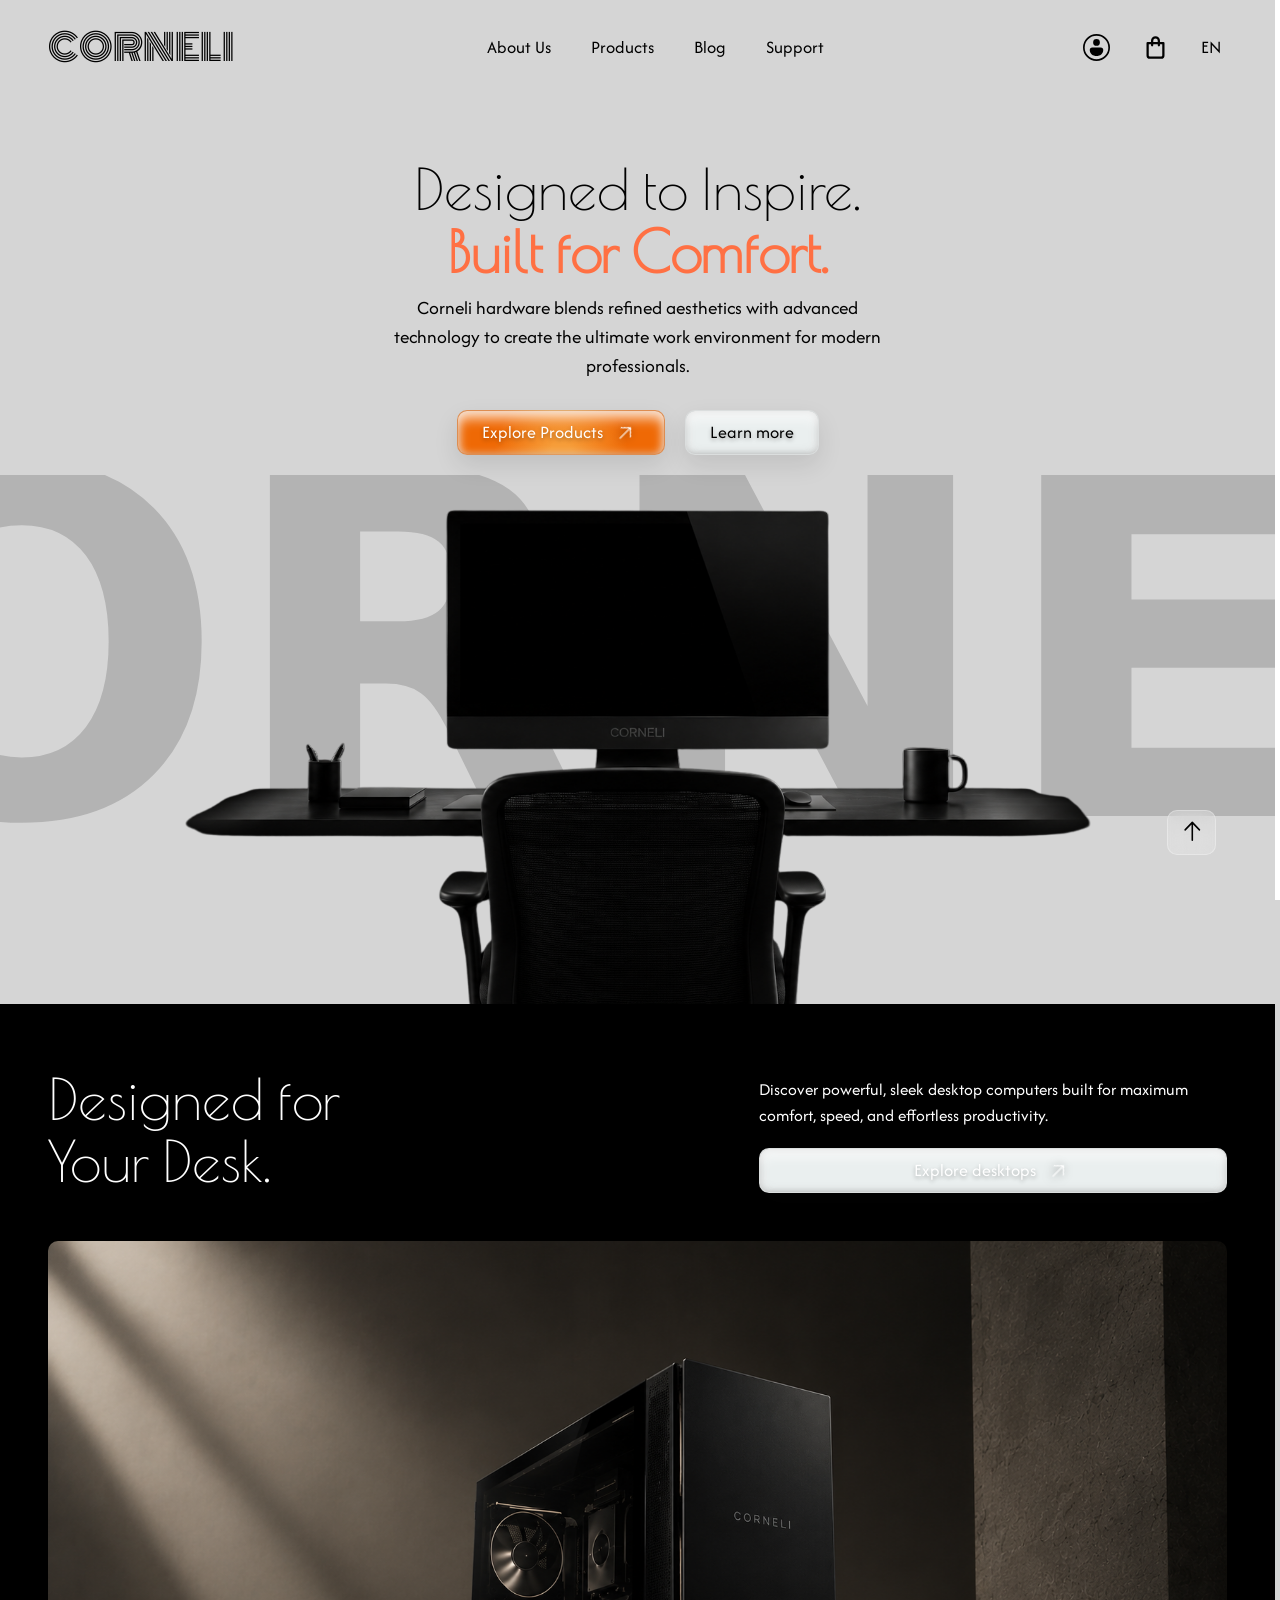
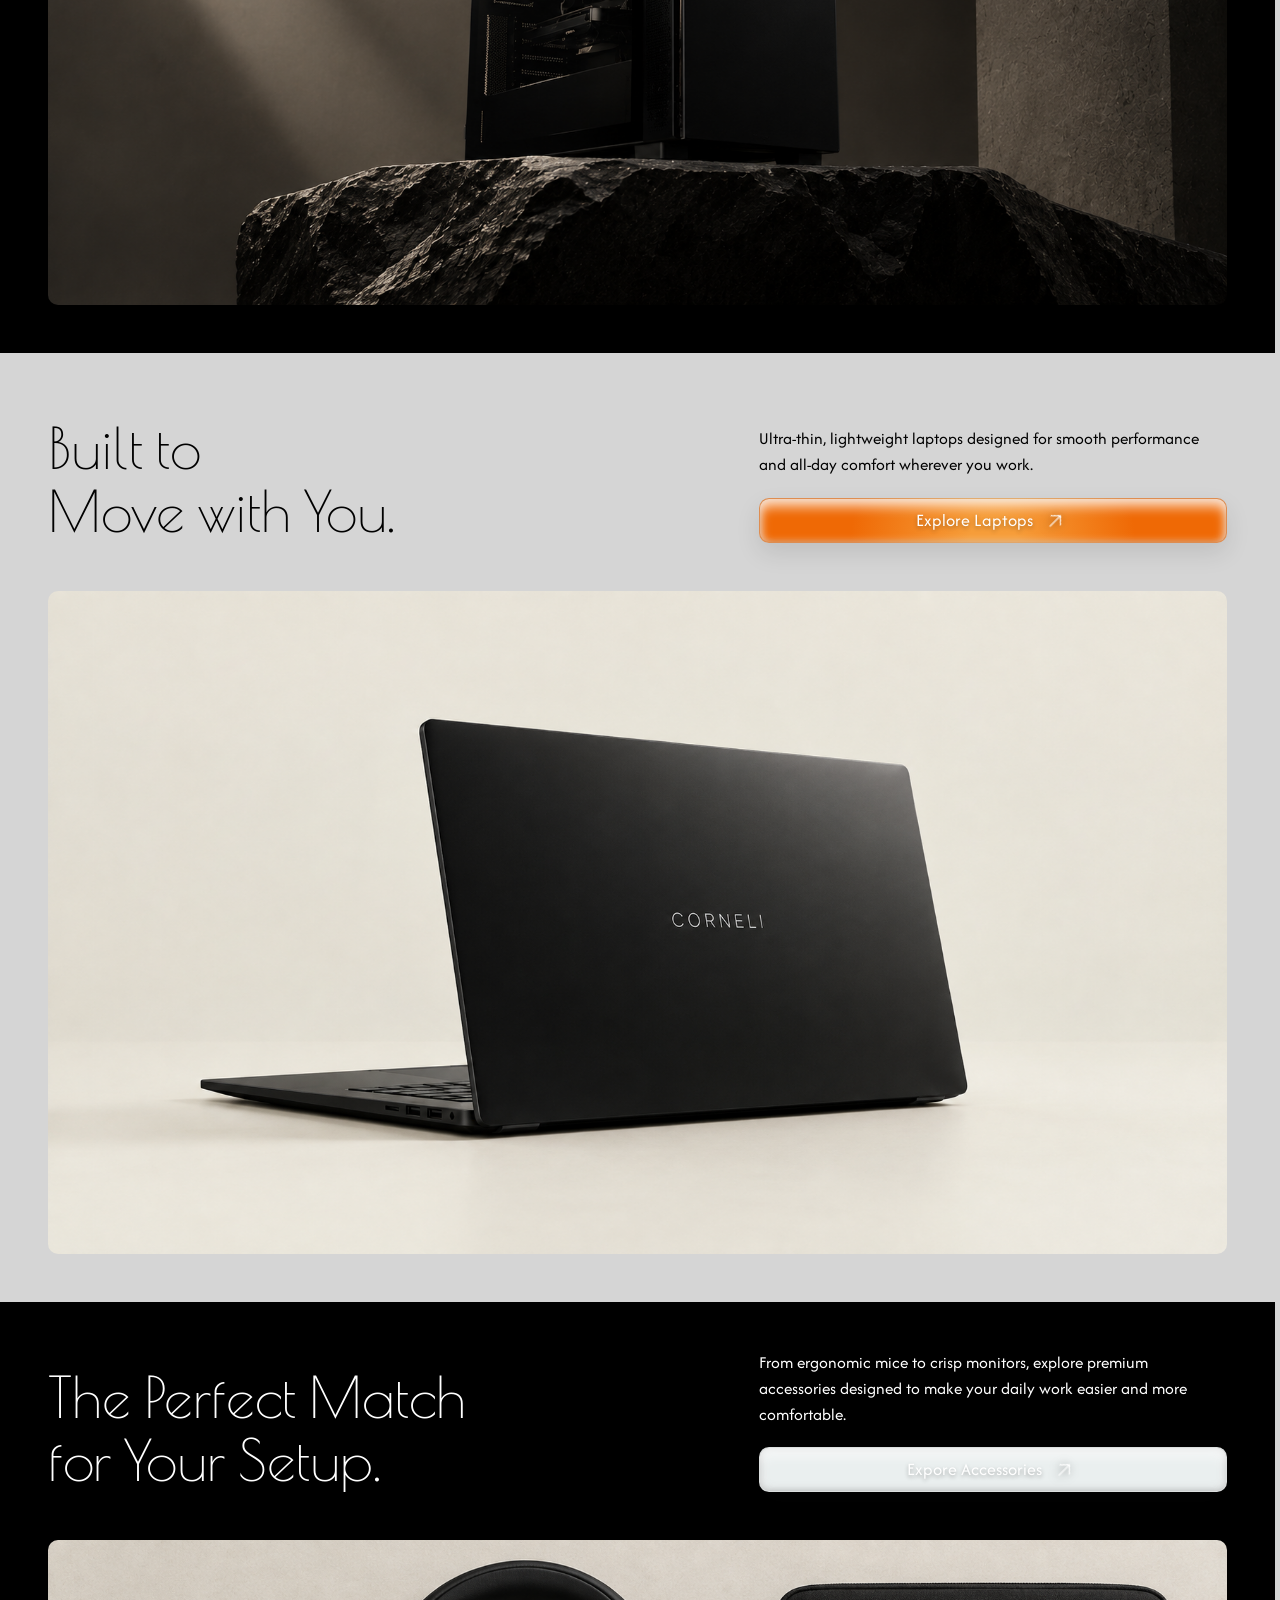
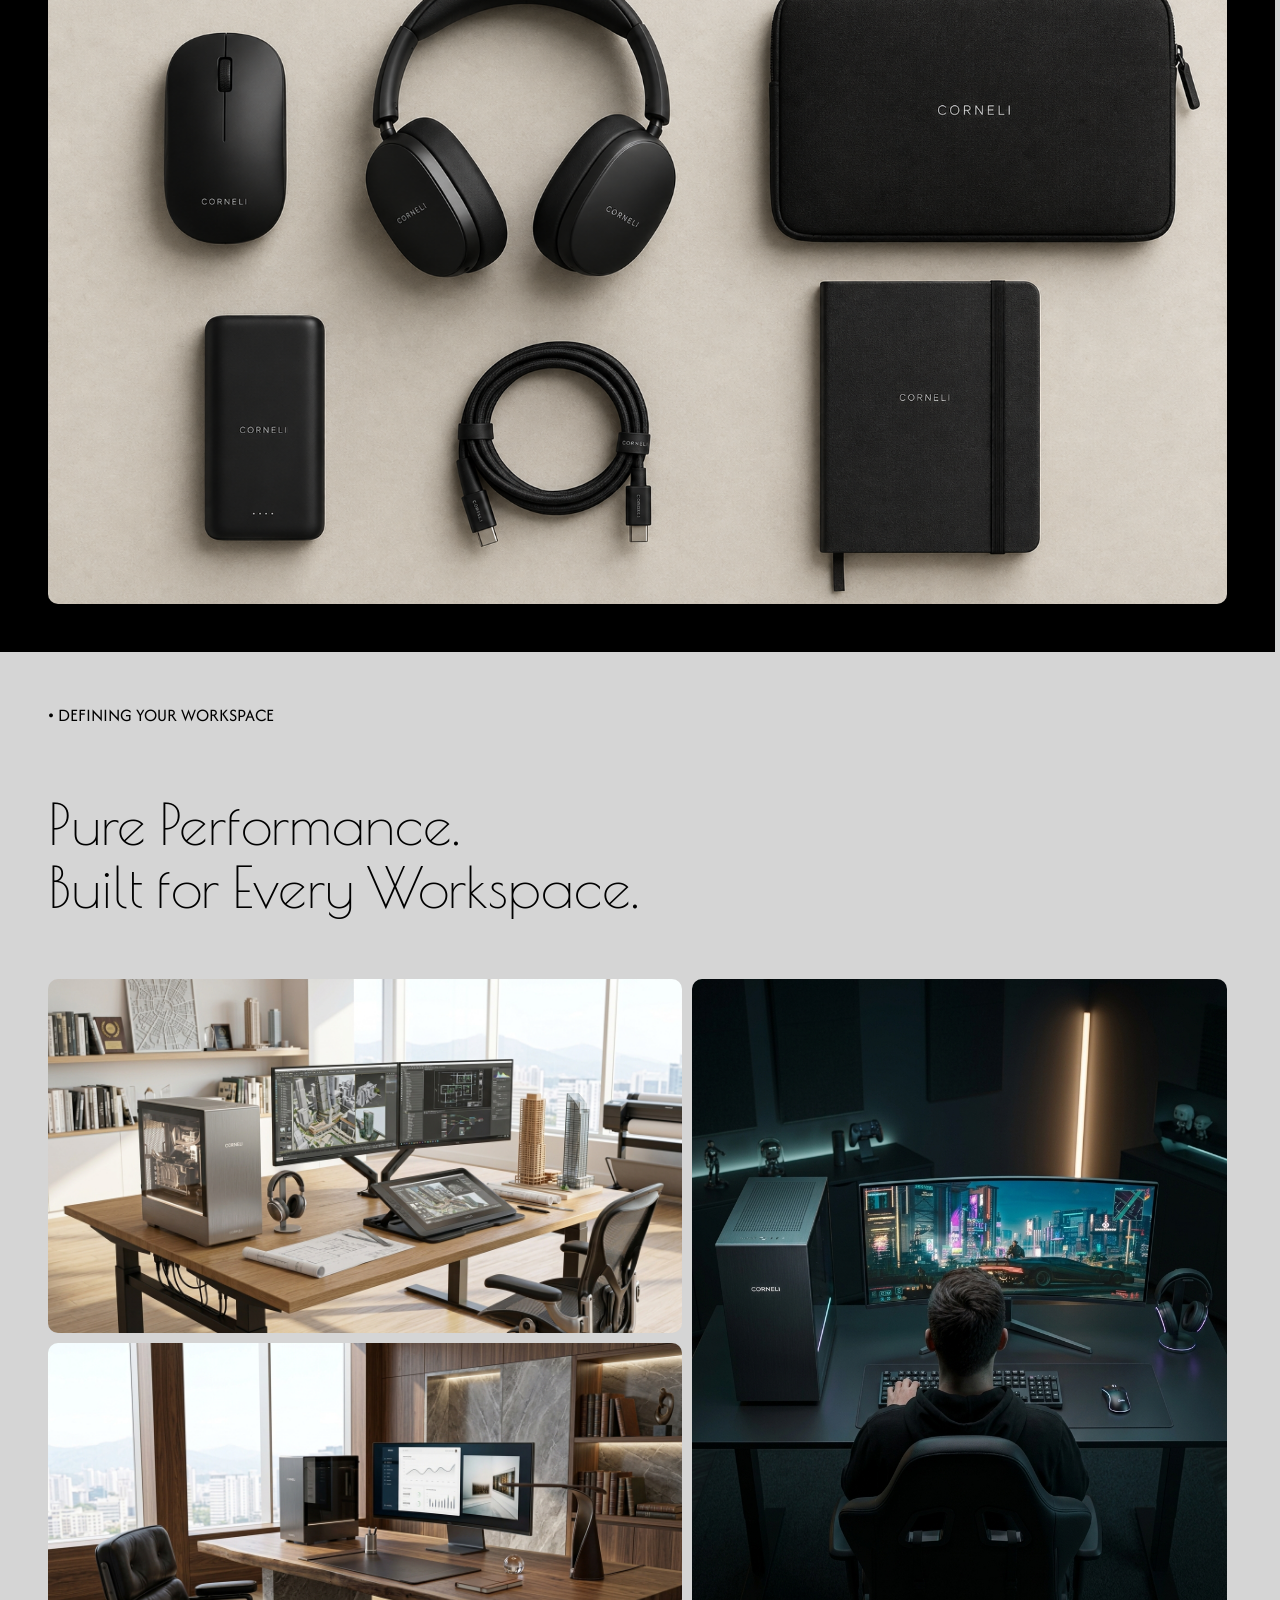
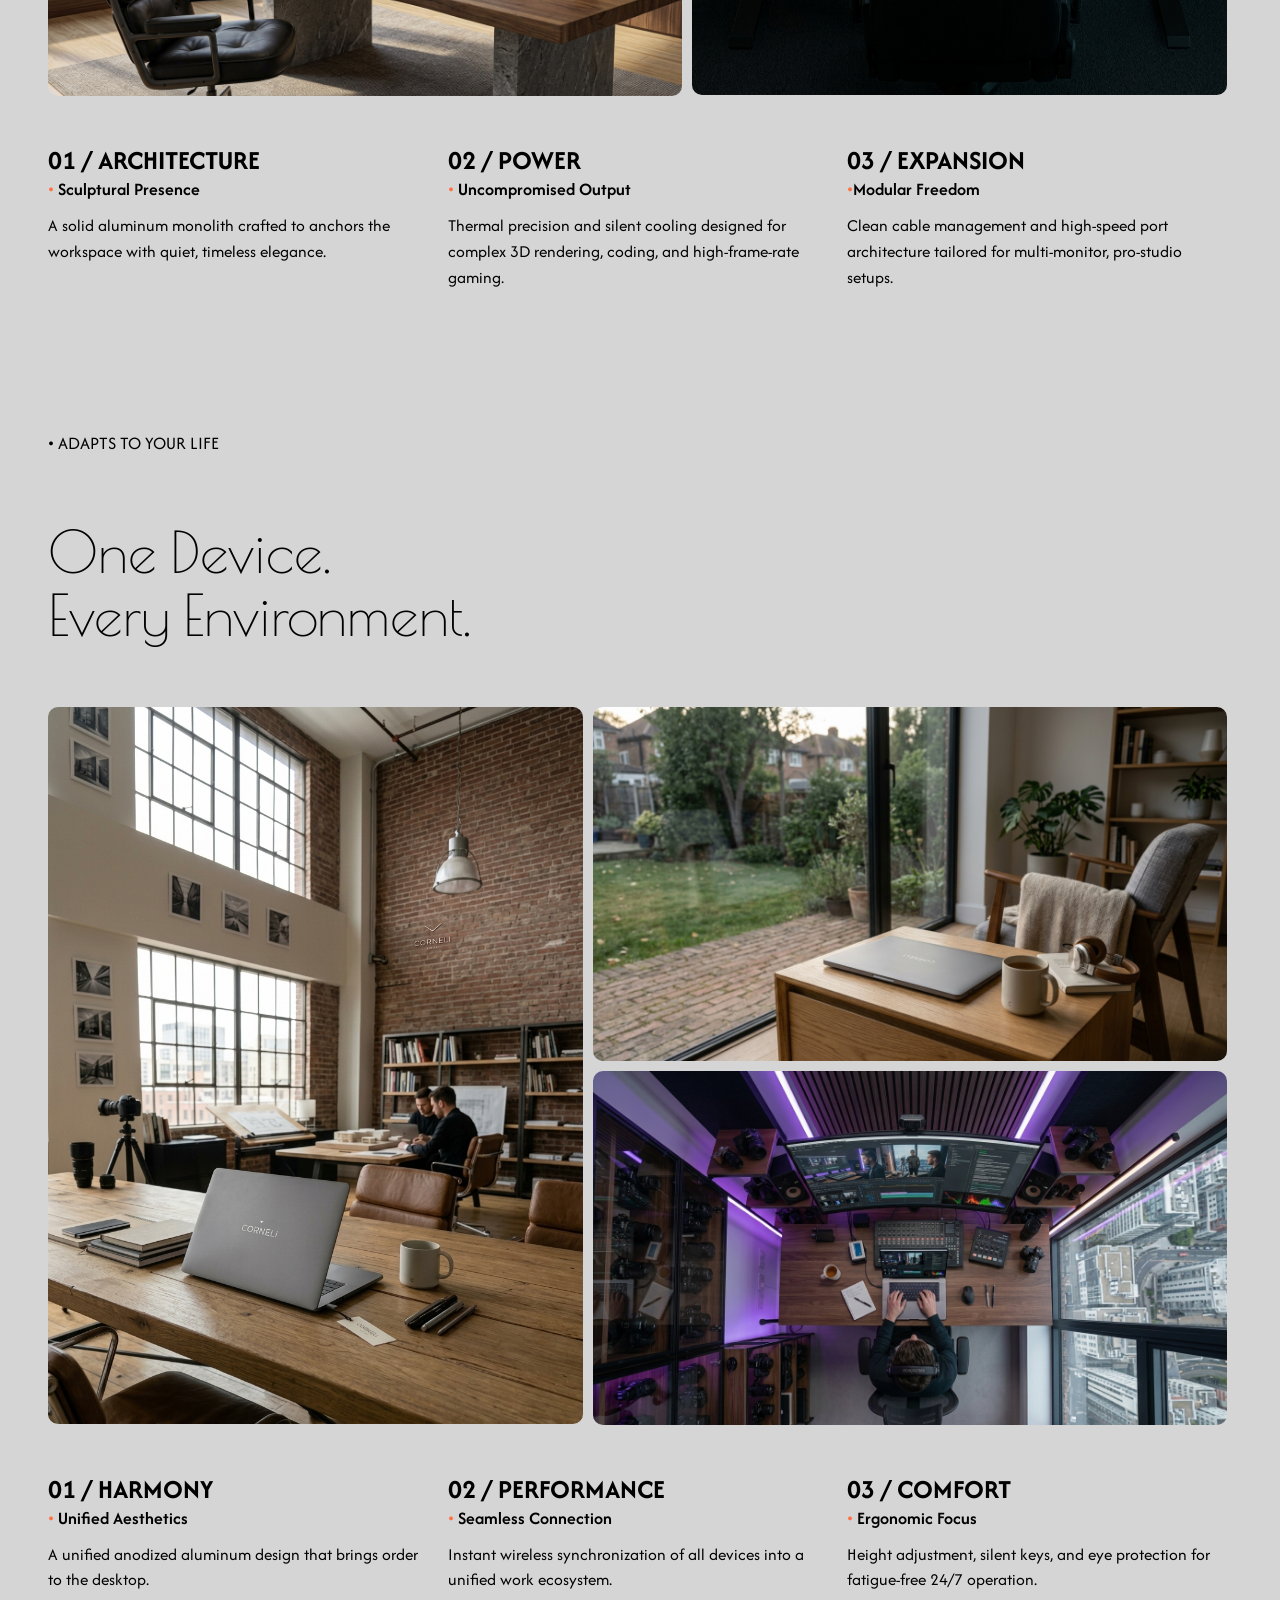
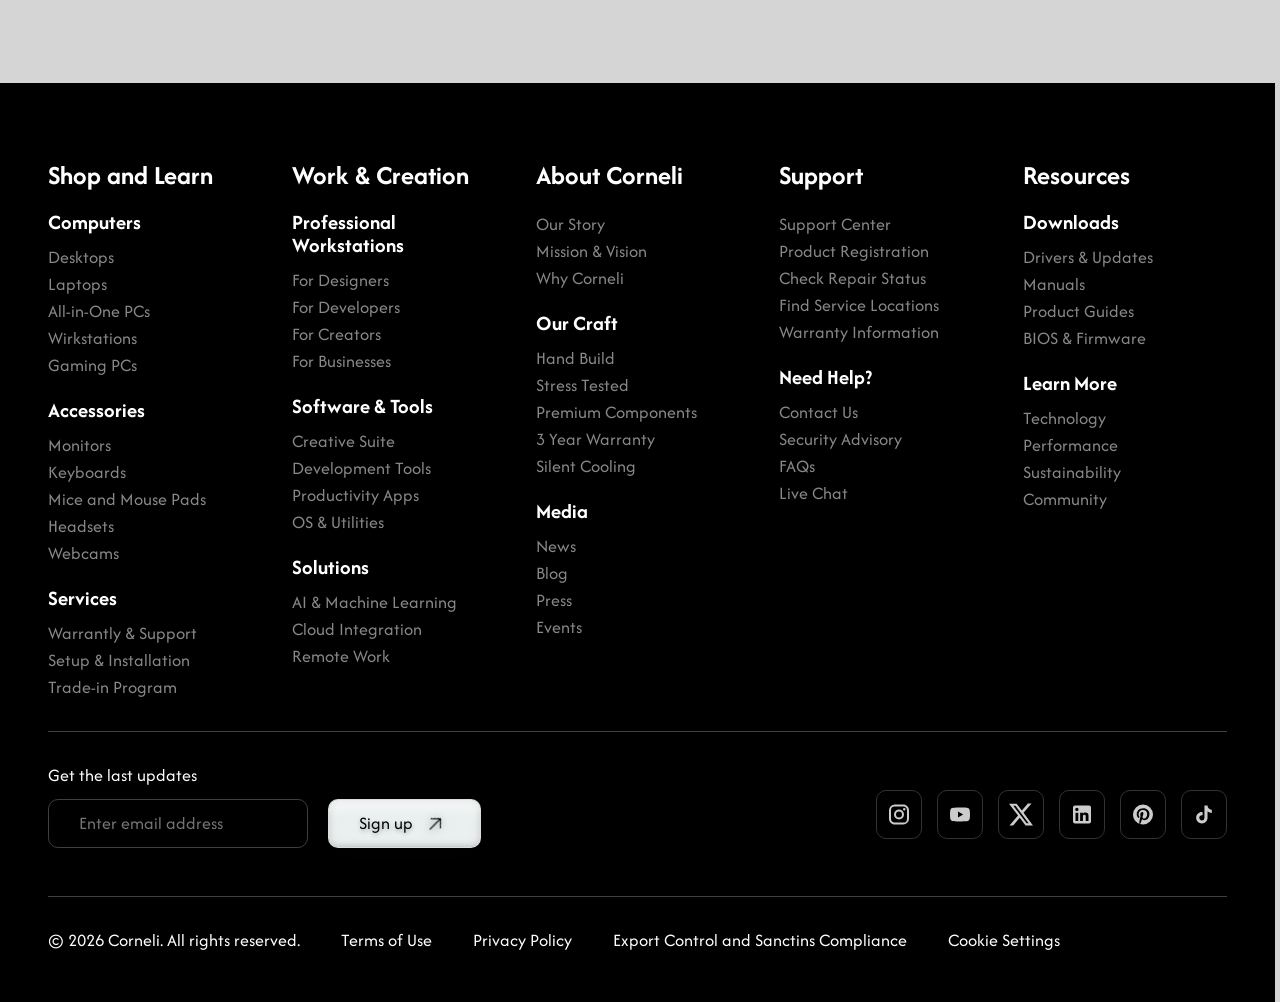
<file: index.html>
<html lang="en">

<head>
    <meta charset="UTF-8">
    <meta name="viewport" content="width=device-width, initial-scale=1.0">
    <meta name="description" content="Premium computers by Corneli">
    <title>Corneli</title>
    <link rel="stylesheet" href="app/assets/style/main.css">
</head>

<body>
    <!-- HEADER -->

    <div data-include="app/components/header.html"></div>
    <div data-include="app/components/cart-modal.html"></div>

    <!-- MAIN SECTION -->
    <main class="main">
        <section class="hero-section">
            <div class="hero-section__content">
                <h1 class="hero-section__title section--title">
                    Designed to Inspire.<br>
                    <span class="title-accent">
                        Built for Comfort.
                    </span>
                </h1>
                <p class="hero-section__subtitle section--subtitle">
                    Corneli hardware blends refined aesthetics with advanced technology to create the ultimate work
                    environment for modern professionals.
                </p>
                <div class="hero-section__cta-container">
                    <a href="catalogue.html" class="hero-section__cta-button cta-button btn--accent">
                        Explore Products
                        <svg xmlns="http://www.w3.org/2000/svg" width="1.5em" height="1.5em" viewBox="0 0 24 24">
                            <title>arrow-up</title>
                            <path fill="currentColor"
                                d="M11 20V7.75L5.75 13L5 12.34l6.5-6.5l6.5 6.5l-.75.66L12 7.75V20z" />
                        </svg>
                    </a>
                    <button class="hero-section__cta-button cta-button">Learn more</button>
                </div>
            </div>

            <div class="hero-section__image-container">
                <img src="app/public/images/hero.png" alt="Corneli monoblock on the table">
            </div>

            <div data-include="app/components/to-top-button.html"></div>
        </section>

        <section class="product-category product-category--desktop">
            <div class="product-category__container section--container">
                <div class="product-category__content">
                    <div class="product-category__title-container">
                        <h1 class="product-category__title section--title">
                            Designed for <br> Your Desk.
                        </h1>
                    </div>
                    <div class="product-category__info-container">
                        <p class="product-category__subtitle">
                            Discover powerful, sleek desktop computers built for maximum comfort, speed, and effortless
                            productivity.
                        </p>
                        <div>
                            <a href="catalogue.html" class="cta-button">
                                Explore desktops
                                <svg xmlns="http://www.w3.org/2000/svg" width="1.5em" height="1.5em"
                                    viewBox="0 0 24 24">
                                    <title>arrow-up</title>
                                    <path fill="currentColor"
                                        d="M11 20V7.75L5.75 13L5 12.34l6.5-6.5l6.5 6.5l-.75.66L12 7.75V20z" />
                                </svg>
                            </a>
                        </div>
                    </div>
                </div>
                <div class="product-category__image-container">
                    <img src="app/public/images/desktop.png" alt="">
                </div>
            </div>
        </section>


        <section class="product-category product-category--laptop">
            <div class="product-category__container section--container">
                <div class="product-category__content">
                    <div class="product-category__title-container">
                        <h1 class="product-category__title section--title">
                            Built to <br> Move with You.
                        </h1>
                    </div>
                    <div class="product-category__info-container">
                        <p class="product-category__subtitle">
                            Ultra-thin, lightweight laptops designed for smooth performance and all-day comfort wherever
                            you work.
                        </p>
                        <div>
                            <a href="catalogue.html" class="cta-button btn--accent">
                                Explore Laptops
                                <svg xmlns="http://www.w3.org/2000/svg" width="1.5em" height="1.5em"
                                    viewBox="0 0 24 24">
                                    <title>arrow-up</title>
                                    <path fill="currentColor"
                                        d="M11 20V7.75L5.75 13L5 12.34l6.5-6.5l6.5 6.5l-.75.66L12 7.75V20z" />
                                </svg>
                            </a>
                        </div>
                    </div>
                </div>
                <div class="product-category__image-container">
                    <img src="app/public/images/laptop.png" alt="">
                </div>
            </div>
        </section>

        <section class="product-category product-category--accessories">
            <div class="product-category__container section--container">
                <div class="product-category__content">
                    <div class="product-category__title-container">
                        <h1 class="product-category__title section--title">
                            The Perfect Match <br> for Your Setup.
                        </h1>
                    </div>
                    <div class="product-category__info-container">
                        <p class="product-category__subtitle">
                            From ergonomic mice to crisp monitors, explore premium accessories designed to make your
                            daily work easier and more comfortable.
                        </p>
                        <div>
                            <a href="catalogue.html" class="cta-button">
                                Expore Accessories
                                <svg xmlns="http://www.w3.org/2000/svg" width="1.5em" height="1.5em"
                                    viewBox="0 0 24 24">
                                    <title>arrow-up</title>
                                    <path fill="currentColor"
                                        d="M11 20V7.75L5.75 13L5 12.34l6.5-6.5l6.5 6.5l-.75.66L12 7.75V20z" />
                                </svg>
                            </a>
                        </div>
                    </div>
                </div>
                <div class="product-category__image-container">
                    <img src="app/public/images/accessories.png" alt="">
                </div>
            </div>
        </section>

        <section class="explore-section">
            <div class="explore-section__container section--container">
                <span class="explore-section__badge">• DEFINING YOUR WORKSPACE</span>
                <h1 class="explore-section__title section--title">
                    Pure Performance. <br> Built for Every Workspace.
                </h1>

                <div class="explore-section__image-container image-container--desktop">
                    <div class="explore-section__image-stack">
                        <img src="app/public/images/desktop-showcase-2.jpg" alt="Laptop in the home">
                        <img src="app/public/images/desktop-showcase-3.jpg"
                            alt="Laptop in the process of a creating content">
                    </div>
                    <div class="explore-section__image-main image">
                        <img src="app/public/images/desktop-showcase-1.jpg" alt="Laptop in the office">
                    </div>
                </div>

                <div class="explore-section__overview">
                    <div class="explore-section__overview-block">
                        <h2 class="explore-section__ob-title">01 / ARCHITECTURE</h2>
                        <span class="explore-section__ob-badge"><span class="dot">•</span> Sculptural Presence</span>
                        <p class="explore-section__ob-subtitle">
                            A solid aluminum monolith crafted to anchors the workspace with quiet, timeless elegance.
                        </p>
                    </div>
                    <div class="explore-section__overview-block">
                        <h2 class="explore-section__ob-title">02 / POWER</h2>
                        <span class="explore-section__ob-badge"><span class="dot">•</span> Uncompromised Output</span>
                        <p class="explore-section__ob-subtitle">
                            Thermal precision and silent cooling designed for complex 3D rendering, coding, and
                            high-frame-rate gaming.
                        </p>
                    </div>
                    <div class="explore-section__overview-block">
                        <h2 class="explore-section__ob-title">03 / EXPANSION</h2>
                        <span class="explore-section__ob-badge"><span class="dot">•</span>Modular Freedom</span>
                        <p class="explore-section__ob-subtitle">
                            Clean cable management and high-speed port architecture tailored for multi-monitor,
                            pro-studio setups.
                        </p>
                    </div>
                </div>
            </div>
        </section>

        <section class="explore-section">
            <div class="explore-section__container section--container">
                <span class="explore-section__badge">• ADAPTS TO YOUR LIFE</span>
                <h1 class="explore-section__title section--title">
                    One Device. <br> Every Environment.
                </h1>

                <div class="explore-section__image-container">
                    <div class="explore-section__image-main">
                        <img src="app/public/images/office.jpg" alt="Laptop in the office">
                    </div>
                    <div class="explore-section__image-stack">
                        <img src="app/public/images/home-laptop.jpg" alt="Laptop in the home">
                        <img src="app/public/images/content.jpg" alt="Laptop in the process of a creating content">
                    </div>
                </div>

                <div class="explore-section__overview">
                    <div class="explore-section__overview-block">
                        <h2 class="explore-section__ob-title">01 / HARMONY</h2>
                        <span class="explore-section__ob-badge"><span class="dot">•</span> Unified Aesthetics</span>
                        <p class="explore-section__ob-subtitle">
                            A unified anodized aluminum design that brings order to the desktop.
                        </p>
                    </div>
                    <div class="explore-section__overview-block">
                        <h2 class="explore-section__ob-title">02 / PERFORMANCE</h2>
                        <span class="explore-section__ob-badge"><span class="dot">•</span> Seamless Connection</span>
                        <p class="explore-section__ob-subtitle">
                            Instant wireless synchronization of all devices into a unified work ecosystem.
                        </p>
                    </div>
                    <div class="explore-section__overview-block">
                        <h2 class="explore-section__ob-title">03 / COMFORT</h2>
                        <span class="explore-section__ob-badge"><span class="dot">•</span> Ergonomic Focus</span>
                        <p class="explore-section__ob-subtitle">
                            Height adjustment, silent keys, and eye protection for fatigue-free 24/7 operation.
                        </p>
                    </div>
                </div>
            </div>
        </section>
    </main>

    <!-- FOOTER -->

    <div data-include="app/components/footer.html"></div>

    <script src="app/js/main.js" type="module"></script>
    <script src="app/js/include.js"></script>
    <script src="app/js/cart.js"></script>

</body>

</html>
</file>
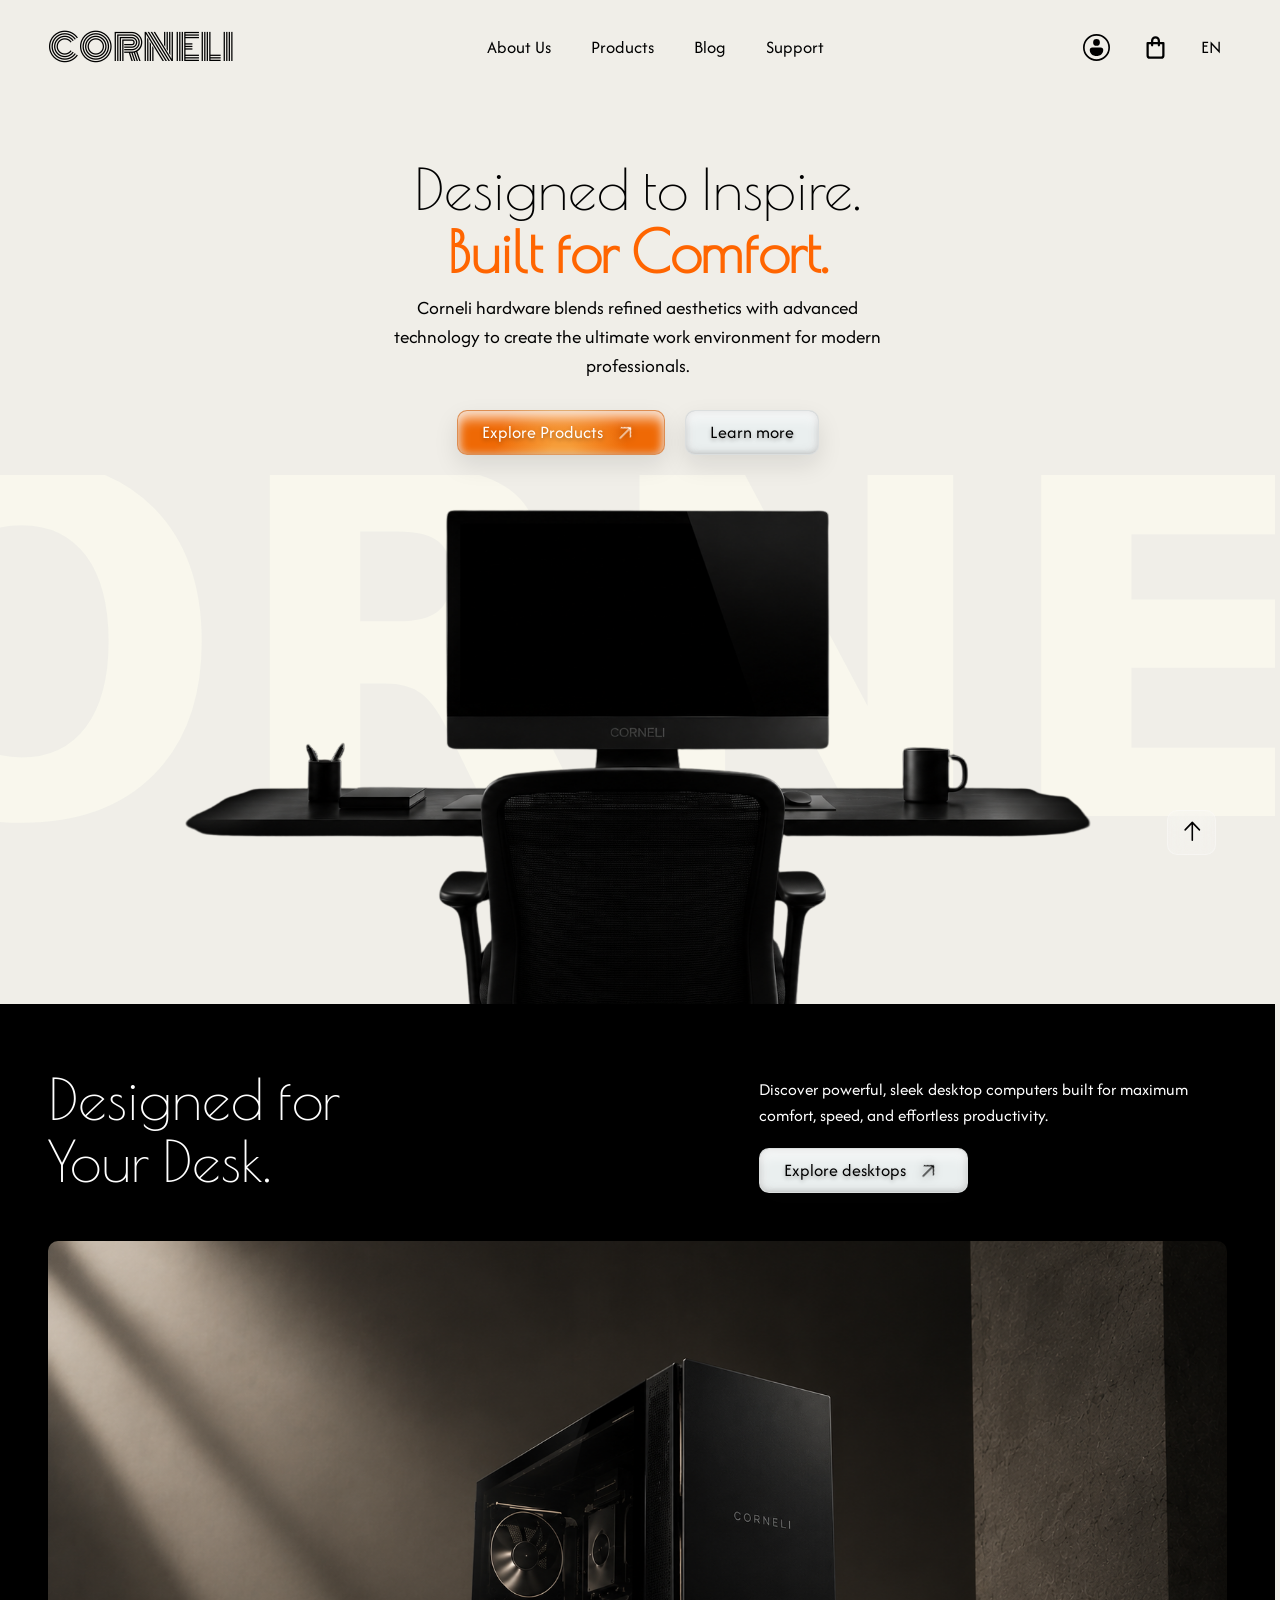
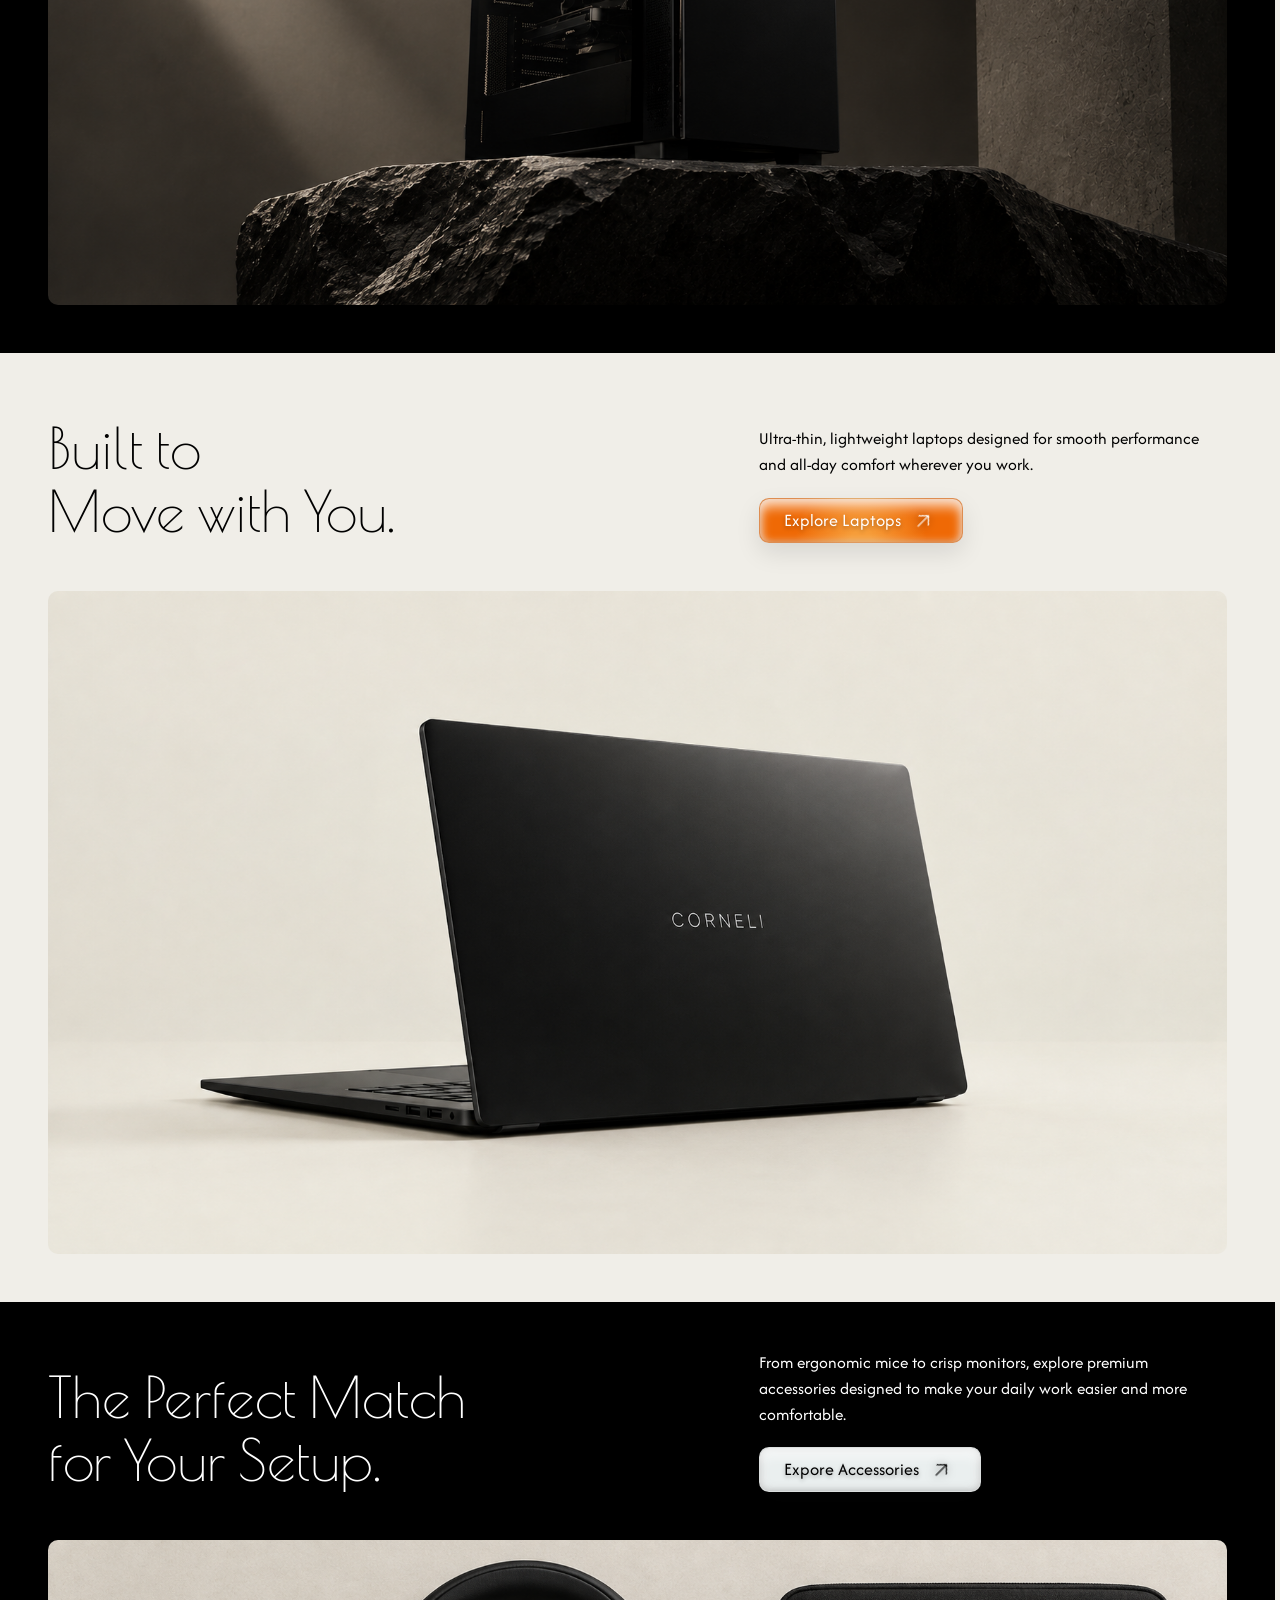
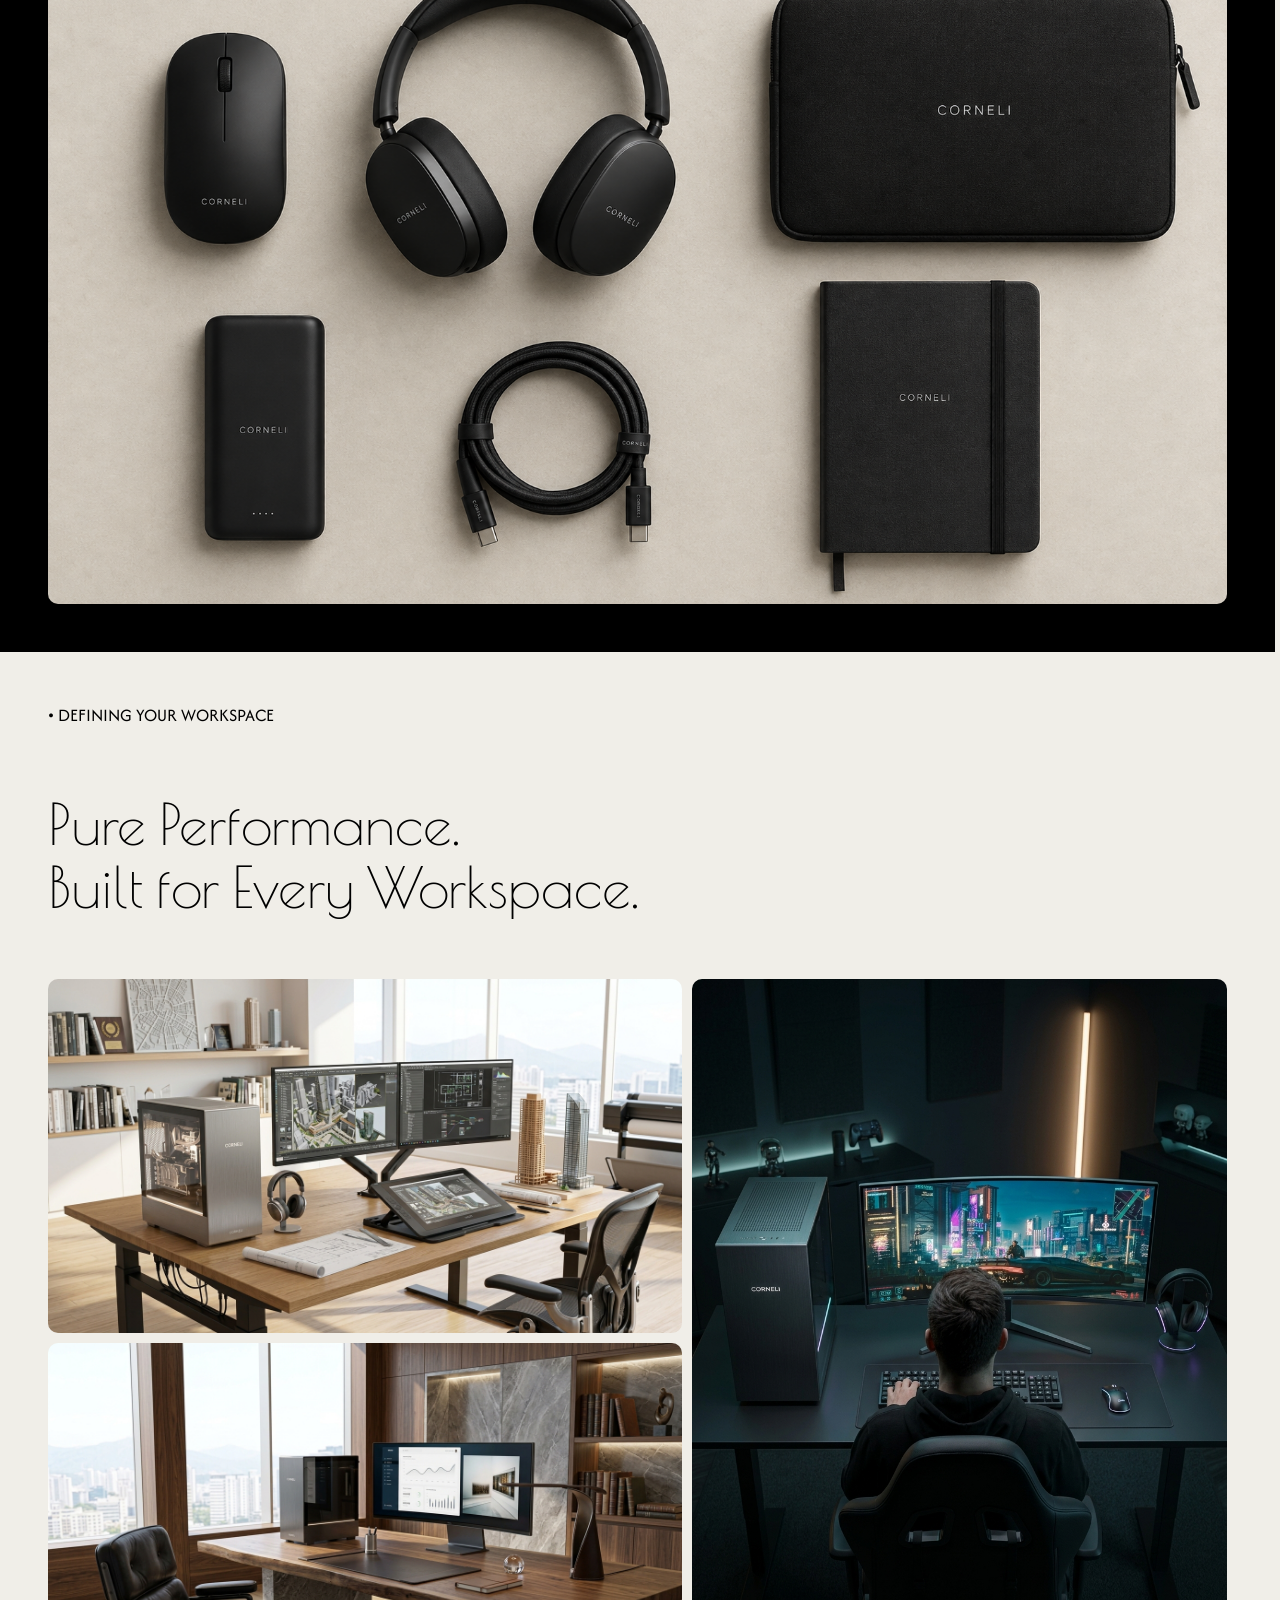
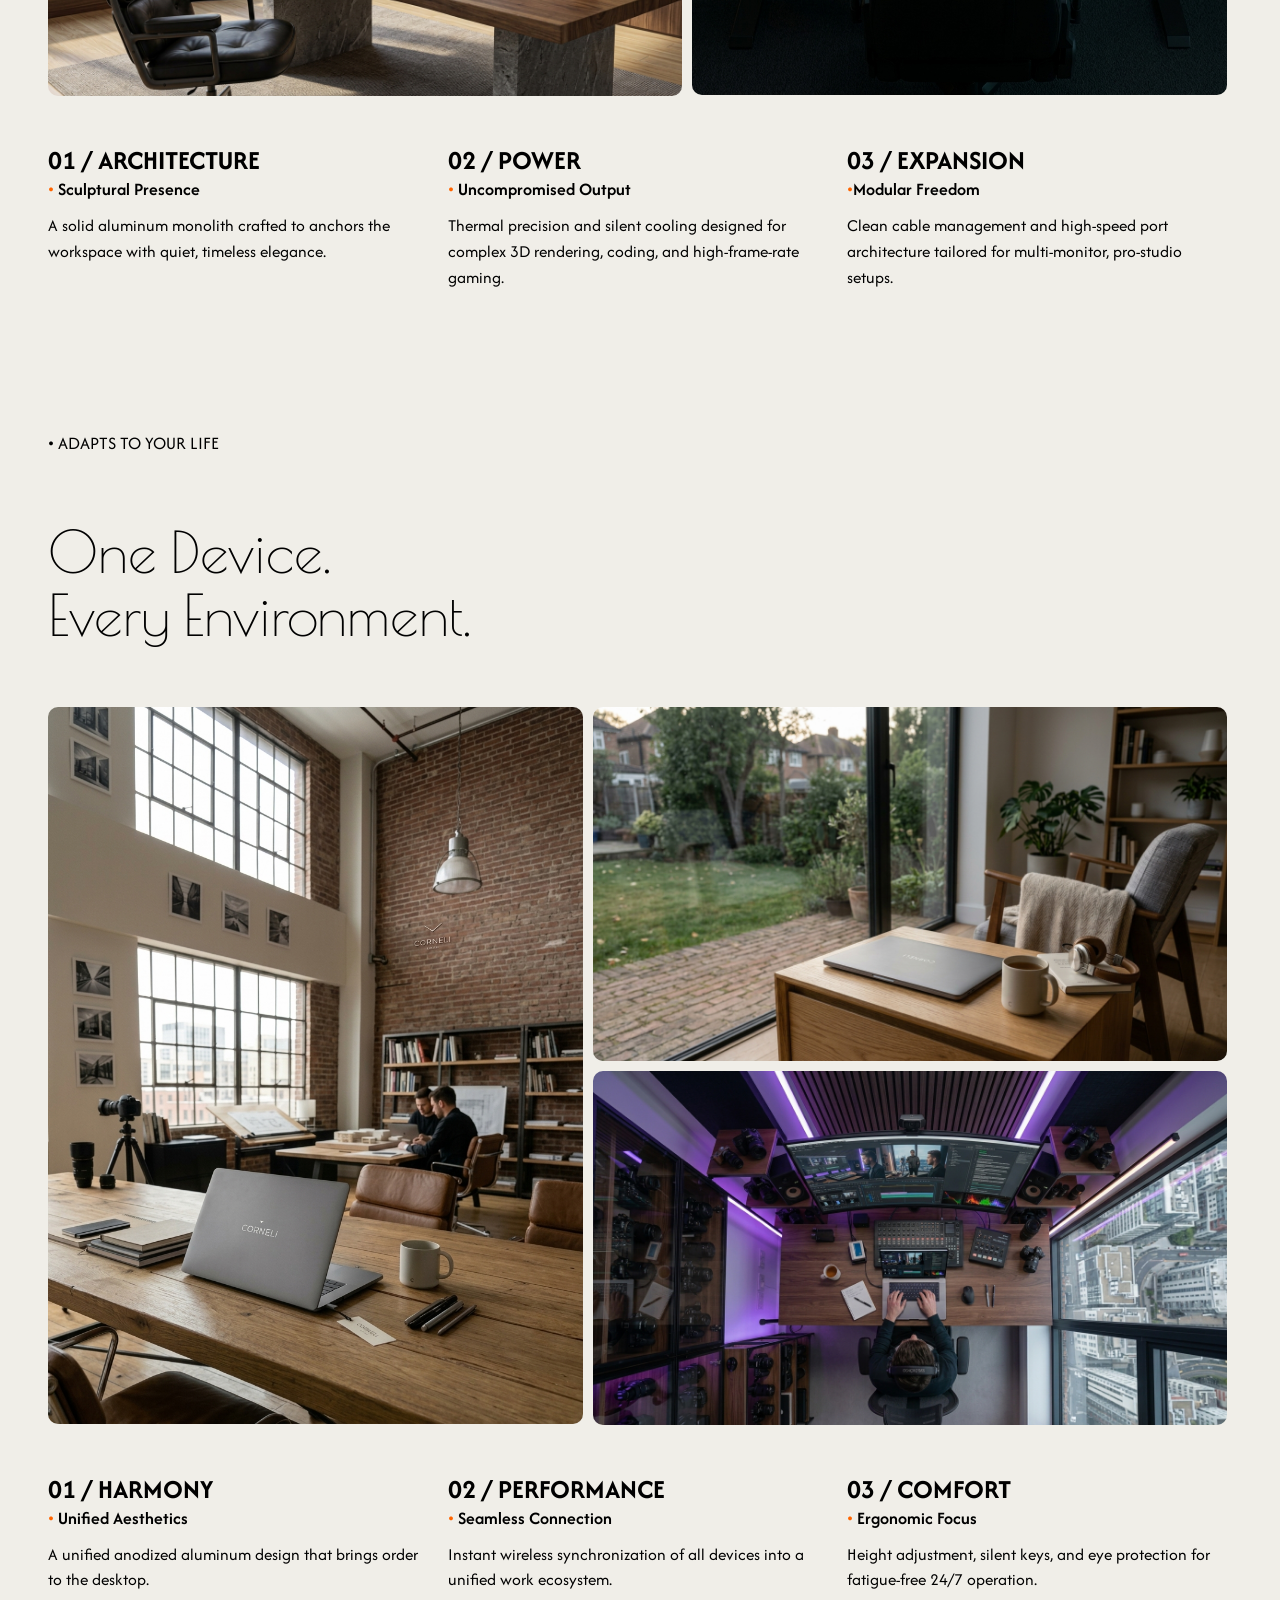
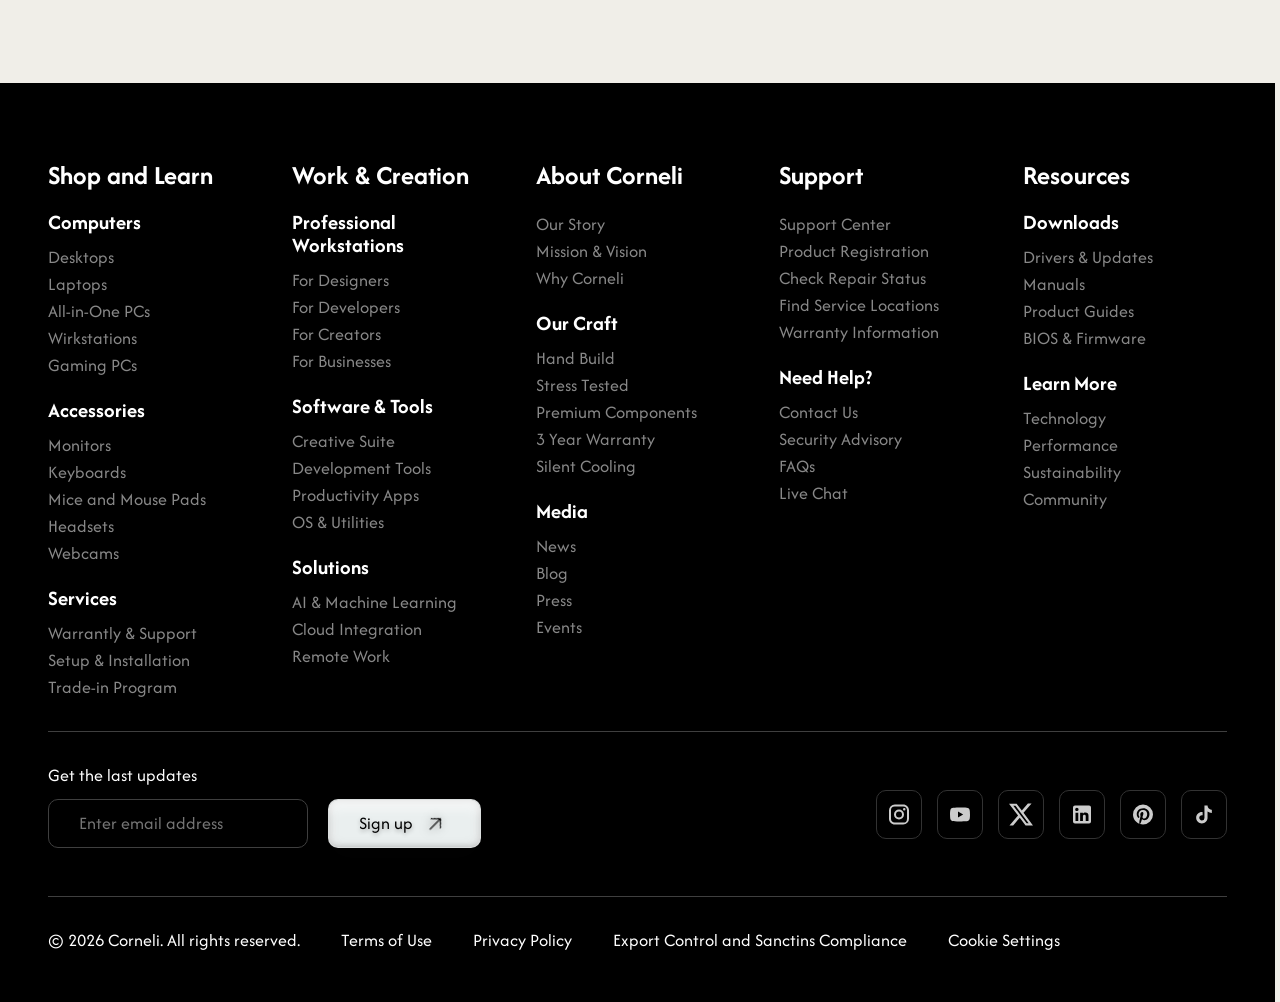
<file: corneli-app/index.html>
<html lang="en">

<head>
    <meta charset="UTF-8">
    <meta name="viewport" content="width=device-width, initial-scale=1.0">
    <meta name="description" content="Premium computers by Corneli">
    <title>Corneli</title>
    <link rel="stylesheet" href="assets/style/main.css">
</head>

<body>
    <!-- HEADER -->

    <header class="header">
        <div class="overlay"></div>
        <nav class="header__nav">
            <div class="header__logo-container">
                <a href="/corneli-app/index.html" class="header__logo accent">CORNELI</a>
            </div>
            <div class="header__link-container">
                <ul class="header__list">
                    <li class="header__item">
                        <a href="/corneli-app/about.html" class="header__link">About Us</a>
                    </li>
                    <li class="header__item">
                        <a href="/corneli-app/catalogue.html" class="header__link">Products</a>
                    </li>
                    <li class="header__item">
                        <a href="#" class="header__link">Blog</a>
                    </li>
                    <li class="header__item">
                        <a href="#" class="header__link">Support</a>
                    </li>
                </ul>
            </div>
            <div class="header__action-container">
                <button class="header__action-button" title="Log in" aria-label="Log in" type="button">
                    <svg xmlns="http://www.w3.org/2000/svg" width="1.5em" height="1.5em" viewBox="0 0 16 16">
                        <path fill="currentColor"
                            d="M6 5a2 2 0 1 1 4 0a2 2 0 0 1-4 0m-.5 3h5A1.5 1.5 0 0 1 12 9.5c0 1.116-.459 2.01-1.212 2.615C10.047 12.71 9.053 13 8 13s-2.047-.29-2.788-.885C4.46 11.51 4 10.616 4 9.5A1.5 1.5 0 0 1 5.5 8M8 0a8 8 0 1 0 0 16A8 8 0 0 0 8 0M1 8a7 7 0 1 1 14 0A7 7 0 0 1 1 8" />
                    </svg>
                </button>
                <button class="header__action-button" title="Cart" aria-label="Cart" type="button">
                    <svg xmlns="http://www.w3.org/2000/svg" width="1.5em" height="1.5em" viewBox="0 0 24 24">
                        <path fill="currentColor"
                            d="M19 7h-3V6a4 4 0 0 0-8 0v1H5a1 1 0 0 0-1 1v11a3 3 0 0 0 3 3h10a3 3 0 0 0 3-3V8a1 1 0 0 0-1-1m-9-1a2 2 0 0 1 4 0v1h-4Zm8 13a1 1 0 0 1-1 1H7a1 1 0 0 1-1-1V9h2v1a1 1 0 0 0 2 0V9h4v1a1 1 0 0 0 2 0V9h2Z" />
                    </svg>
                </button>
                <button class="header__action-button" aria-label="Languages" type="button">EN</button>
            </div>

            <button class="header__burger-menu">
                <span></span>
                <span></span>
                <span></span>
            </button>
        </nav>
    </header>

    <!-- MAIN SECTION -->
    <main class="main">
        <section class="hero-section">
            <div class="hero-section__content">
                <h1 class="hero-section__title section--title">
                    Designed to Inspire.<br>
                    <span class="title-accent">
                        Built for Comfort.
                    </span>
                </h1>
                <p class="hero-section__subtitle section--subtitle">
                    Corneli hardware blends refined aesthetics with advanced technology to create the ultimate work
                    environment for modern professionals.
                </p>
                <div class="hero-section__cta-container">
                    <a href="/corneli-app/catalogue.html" class="hero-section__cta-button cta-button btn--accent">
                        Explore Products
                        <svg xmlns="http://www.w3.org/2000/svg" width="1.5em" height="1.5em" viewBox="0 0 24 24">
                            <title>arrow-up</title>
                            <path fill="currentColor"
                                d="M11 20V7.75L5.75 13L5 12.34l6.5-6.5l6.5 6.5l-.75.66L12 7.75V20z" />
                        </svg>
                    </a>
                    <button class="hero-section__cta-button cta-button">Learn more</button>
                </div>
            </div>

            <div class="hero-section__image-container">
                <img src="public/images/hero.png" alt="Corneli monoblock on the table">
            </div>

            <button class="to-top" aria-label="Back to top" type="button">
                <svg xmlns="http://www.w3.org/2000/svg" width="1.5em" height="1.5em" viewBox="0 0 1024 1024">
                    <title>top</title>
                    <path fill="currentColor"
                        d="M572.2 205.3v600.3a30.1 30.1 0 1 1-60.2 0V205.3L292.4 438.6a29 29 0 0 1-42.7 0a33.4 33.4 0 0 1 0-45.2l271-288a29 29 0 0 1 42.7 0l271.1 288a33.4 33.4 0 0 1 0 45.2a29 29 0 0 1-42.6 0z" />
                </svg>
            </button>
        </section>

        <section class="product-category product-category--desktop">
            <div class="product-category__container section--container">
                <div class="product-category__content">
                    <div class="product-category__title-container">
                        <h1 class="product-category__title section--title">
                            Designed for <br> Your Desk.
                        </h1>
                    </div>
                    <div class="product-category__info-container">
                        <p class="product-category__subtitle">
                            Discover powerful, sleek desktop computers built for maximum comfort, speed, and effortless
                            productivity.
                        </p>
                        <div>
                            <button class="cta-button">
                                Explore desktops
                                <svg xmlns="http://www.w3.org/2000/svg" width="1.5em" height="1.5em"
                                    viewBox="0 0 24 24">
                                    <title>arrow-up</title>
                                    <path fill="currentColor"
                                        d="M11 20V7.75L5.75 13L5 12.34l6.5-6.5l6.5 6.5l-.75.66L12 7.75V20z" />
                                </svg>
                            </button>
                        </div>
                    </div>
                </div>
                <div class="product-category__image-container">
                    <img src="public/images/desktop.png" alt="">
                </div>
            </div>
        </section>


        <section class="product-category product-category--laptop">
            <div class="product-category__container section--container">
                <div class="product-category__content">
                    <div class="product-category__title-container">
                        <h1 class="product-category__title section--title">
                            Built to <br> Move with You.
                        </h1>
                    </div>
                    <div class="product-category__info-container">
                        <p class="product-category__subtitle">
                            Ultra-thin, lightweight laptops designed for smooth performance and all-day comfort wherever
                            you work.
                        </p>
                        <div>
                            <button class="cta-button btn--accent">
                                Explore Laptops
                                <svg xmlns="http://www.w3.org/2000/svg" width="1.5em" height="1.5em"
                                    viewBox="0 0 24 24">
                                    <title>arrow-up</title>
                                    <path fill="currentColor"
                                        d="M11 20V7.75L5.75 13L5 12.34l6.5-6.5l6.5 6.5l-.75.66L12 7.75V20z" />
                                </svg>
                            </button>
                        </div>
                    </div>
                </div>
                <div class="product-category__image-container">
                    <img src="public/images/laptop.png" alt="">
                </div>
            </div>
        </section>

        <section class="product-category product-category--accessories">
            <div class="product-category__container section--container">
                <div class="product-category__content">
                    <div class="product-category__title-container">
                        <h1 class="product-category__title section--title">
                            The Perfect Match <br> for Your Setup.
                        </h1>
                    </div>
                    <div class="product-category__info-container">
                        <p class="product-category__subtitle">
                            From ergonomic mice to crisp monitors, explore premium accessories designed to make your
                            daily work easier and more comfortable.
                        </p>
                        <div>
                            <button class="cta-button">
                                Expore Accessories
                                <svg xmlns="http://www.w3.org/2000/svg" width="1.5em" height="1.5em"
                                    viewBox="0 0 24 24">
                                    <title>arrow-up</title>
                                    <path fill="currentColor"
                                        d="M11 20V7.75L5.75 13L5 12.34l6.5-6.5l6.5 6.5l-.75.66L12 7.75V20z" />
                                </svg>
                            </button>
                        </div>
                    </div>
                </div>
                <div class="product-category__image-container">
                    <img src="public/images/accessories.png" alt="">
                </div>
            </div>
        </section>

        <section class="explore-section">
            <div class="explore-section__container section--container">
                <span class="explore-section__badge">• DEFINING YOUR WORKSPACE</span>
                <h1 class="explore-section__title section--title">
                    Pure Performance. <br> Built for Every Workspace.
                </h1>

                <div class="explore-section__image-container image-container--desktop">
                    <div class="explore-section__image-stack">
                        <img src="public/images/desktop-showcase-2.jpg" alt="Laptop in the home">
                        <img src="public/images/desktop-showcase-3.jpg"
                            alt="Laptop in the process of a creating content">
                    </div>
                    <div class="explore-section__image-main image">
                        <img src="public/images/desktop-showcase-1.jpg" alt="Laptop in the office">
                    </div>
                </div>

                <div class="explore-section__overview">
                    <div class="explore-section__overview-block">
                        <h2 class="explore-section__ob-title">01 / ARCHITECTURE</h2>
                        <span class="explore-section__ob-badge"><span class="dot">•</span> Sculptural Presence</span>
                        <p class="explore-section__ob-subtitle">
                            A solid aluminum monolith crafted to anchors the workspace with quiet, timeless elegance.
                        </p>
                    </div>
                    <div class="explore-section__overview-block">
                        <h2 class="explore-section__ob-title">02 / POWER</h2>
                        <span class="explore-section__ob-badge"><span class="dot">•</span> Uncompromised Output</span>
                        <p class="explore-section__ob-subtitle">
                            Thermal precision and silent cooling designed for complex 3D rendering, coding, and
                            high-frame-rate gaming.
                        </p>
                    </div>
                    <div class="explore-section__overview-block">
                        <h2 class="explore-section__ob-title">03 / EXPANSION</h2>
                        <span class="explore-section__ob-badge"><span class="dot">•</span>Modular Freedom</span>
                        <p class="explore-section__ob-subtitle">
                            Clean cable management and high-speed port architecture tailored for multi-monitor,
                            pro-studio setups.
                        </p>
                    </div>
                </div>
            </div>
        </section>

        <section class="explore-section">
            <div class="explore-section__container section--container">
                <span class="explore-section__badge">• ADAPTS TO YOUR LIFE</span>
                <h1 class="explore-section__title section--title">
                    One Device. <br> Every Environment.
                </h1>

                <div class="explore-section__image-container">
                    <div class="explore-section__image-main">
                        <img src="public/images/office.jpg" alt="Laptop in the office">
                    </div>
                    <div class="explore-section__image-stack">
                        <img src="public/images/home-laptop.jpg" alt="Laptop in the home">
                        <img src="public/images/content.jpg" alt="Laptop in the process of a creating content">
                    </div>
                </div>

                <div class="explore-section__overview">
                    <div class="explore-section__overview-block">
                        <h2 class="explore-section__ob-title">01 / HARMONY</h2>
                        <span class="explore-section__ob-badge"><span class="dot">•</span> Unified Aesthetics</span>
                        <p class="explore-section__ob-subtitle">
                            A unified anodized aluminum design that brings order to the desktop.
                        </p>
                    </div>
                    <div class="explore-section__overview-block">
                        <h2 class="explore-section__ob-title">02 / PERFORMANCE</h2>
                        <span class="explore-section__ob-badge"><span class="dot">•</span> Seamless Connection</span>
                        <p class="explore-section__ob-subtitle">
                            Instant wireless synchronization of all devices into a unified work ecosystem.
                        </p>
                    </div>
                    <div class="explore-section__overview-block">
                        <h2 class="explore-section__ob-title">03 / COMFORT</h2>
                        <span class="explore-section__ob-badge"><span class="dot">•</span> Ergonomic Focus</span>
                        <p class="explore-section__ob-subtitle">
                            Height adjustment, silent keys, and eye protection for fatigue-free 24/7 operation.
                        </p>
                    </div>
                </div>
            </div>
        </section>
    </main>

    <!-- FOOTER -->

    <footer class="footer">
        <div class="footer__container">
            <div class="footer__body">
                <div class="footer__link-container">
                    <h2 class="footer__link-container-title">
                        Shop and Learn
                    </h2>
                    <div class="footer__list-container">
                        <h3 class="footer__list-title">Computers</h3>
                        <ul class="footer__list">
                            <li class="footer__item">
                                <a href="#" class="footer__link">
                                    Desktops
                                </a>
                            </li>
                            <li class="footer__item">
                                <a href="#" class="footer__link">
                                    Laptops
                                </a>
                            </li>
                            <li class="footer__item">
                                <a href="#" class="footer__link">
                                    All-in-One PCs
                                </a>
                            </li>
                            <li class="footer__item">
                                <a href="#" class="footer__link">
                                    Wirkstations
                                </a>
                            </li>
                            <li class="footer__item">
                                <a href="#" class="footer__link">
                                    Gaming PCs
                                </a>
                            </li>
                        </ul>
                    </div>
                    <div class="footer__list-container">
                        <h3 class="footer__list-title">Accessories</h3>
                        <ul class="footer__list">
                            <li class="footer__item">
                                <a href="#" class="footer__link">
                                    Monitors
                                </a>
                            </li>
                            <li class="footer__item">
                                <a href="#" class="footer__link">
                                    Keyboards
                                </a>
                            </li>
                            <li class="footer__item">
                                <a href="#" class="footer__link">
                                    Mice and Mouse Pads
                                </a>
                            </li>
                            <li class="footer__item">
                                <a href="#" class="footer__link">
                                    Headsets
                                </a>
                            </li>
                            <li class="footer__item">
                                <a href="#" class="footer__link">
                                    Webcams
                                </a>
                            </li>
                        </ul>
                    </div>
                    <div class="footer__list-container">
                        <h3 class="footer__list-title">Services</h3>
                        <ul class="footer__list">
                            <li class="footer__item">
                                <a href="#" class="footer__link">
                                    Warrantly & Support
                                </a>
                            </li>
                            <li class="footer__item">
                                <a href="#" class="footer__link">
                                    Setup & Installation
                                </a>
                            </li>
                            <li class="footer__item">
                                <a href="#" class="footer__link">
                                    Trade-in Program
                                </a>
                            </li>
                        </ul>
                    </div>
                </div>
                <div class="footer__link-container">
                    <h2 class="footer__link-container-title">
                        Work & Creation
                    </h2>
                    <div class="footer__list-container">
                        <h3 class="footer__list-title">Professional Workstations</h3>
                        <ul class="footer__list">
                            <li class="footer__item">
                                <a href="#" class="footer__link">
                                    For Designers
                                </a>
                            </li>
                            <li class="footer__item">
                                <a href="#" class="footer__link">
                                    For Developers
                                </a>
                            </li>
                            <li class="footer__item">
                                <a href="#" class="footer__link">
                                    For Creators
                                </a>
                            </li>
                            <li class="footer__item">
                                <a href="#" class="footer__link">
                                    For Businesses
                                </a>
                            </li>
                        </ul>
                    </div>
                    <div class="footer__list-container">
                        <h3 class="footer__list-title">Software & Tools</h3>
                        <ul class="footer__list">
                            <li class="footer__item">
                                <a href="#" class="footer__link">
                                    Creative Suite
                                </a>
                            </li>
                            <li class="footer__item">
                                <a href="#" class="footer__link">
                                    Development Tools
                                </a>
                            </li>
                            <li class="footer__item">
                                <a href="#" class="footer__link">
                                    Productivity Apps
                                </a>
                            </li>
                            <li class="footer__item">
                                <a href="#" class="footer__link">
                                    OS & Utilities
                                </a>
                            </li>
                        </ul>
                    </div>
                    <div class="footer__list-container">
                        <h3 class="footer__list-title">Solutions</h3>
                        <ul class="footer__list">
                            <li class="footer__item">
                                <a href="#" class="footer__link">
                                    AI & Machine Learning
                                </a>
                            </li>
                            <li class="footer__item">
                                <a href="#" class="footer__link">
                                    Cloud Integration
                                </a>
                            </li>
                            <li class="footer__item">
                                <a href="#" class="footer__link">
                                    Remote Work
                                </a>
                            </li>
                        </ul>
                    </div>
                </div>
                <div class="footer__link-container">
                    <h2 class="footer__link-container-title">
                        About Corneli
                    </h2>
                    <div class="footer__list-container">
                        <ul class="footer__list">
                            <li class="footer__item">
                                <a href="#" class="footer__link">
                                    Our Story
                                </a>
                            </li>
                            <li class="footer__item">
                                <a href="#" class="footer__link">
                                    Mission & Vision
                                </a>
                            </li>
                            <li class="footer__item">
                                <a href="#" class="footer__link">
                                    Why Corneli
                                </a>
                            </li>
                        </ul>
                    </div>
                    <div class="footer__list-container">
                        <h3 class="footer__list-title">Our Craft</h3>
                        <ul class="footer__list">
                            <li class="footer__item">
                                <a href="#" class="footer__link">
                                    Hand Build
                                </a>
                            </li>
                            <li class="footer__item">
                                <a href="#" class="footer__link">
                                    Stress Tested
                                </a>
                            </li>
                            <li class="footer__item">
                                <a href="#" class="footer__link">
                                    Premium Components
                                </a>
                            </li>
                            <li class="footer__item">
                                <a href="#" class="footer__link">
                                    3 Year Warranty
                                </a>
                            </li>
                            <li class="footer__item">
                                <a href="#" class="footer__link">
                                    Silent Cooling
                                </a>
                            </li>
                        </ul>
                    </div>
                    <div class="footer__list-container">
                        <h3 class="footer__list-title">Media</h3>
                        <ul class="footer__list">
                            <li class="footer__item">
                                <a href="#" class="footer__link">
                                    News
                                </a>
                            </li>
                            <li class="footer__item">
                                <a href="#" class="footer__link">
                                    Blog
                                </a>
                            </li>
                            <li class="footer__item">
                                <a href="#" class="footer__link">
                                    Press
                                </a>
                            </li>
                            <li class="footer__item">
                                <a href="#" class="footer__link">
                                    Events
                                </a>
                            </li>
                        </ul>
                    </div>
                </div>
                <div class="footer__link-container">
                    <h2 class="footer__link-container-title">
                        Support
                    </h2>
                    <div class="footer__list-container">
                        <ul class="footer__list">
                            <li class="footer__item">
                                <a href="#" class="footer__link">
                                    Support Center
                                </a>
                            </li>
                            <li class="footer__item">
                                <a href="#" class="footer__link">
                                    Product Registration
                                </a>
                            </li>
                            <li class="footer__item">
                                <a href="#" class="footer__link">
                                    Check Repair Status
                                </a>
                            </li>
                            <li class="footer__item">
                                <a href="#" class="footer__link">
                                    Find Service Locations
                                </a>
                            </li>
                            <li class="footer__item">
                                <a href="#" class="footer__link">
                                    Warranty Information
                                </a>
                            </li>
                        </ul>
                    </div>
                    <div class="footer__list-container">
                        <h3 class="footer__list-title">Need Help?</h3>
                        <ul class="footer__list">
                            <li class="footer__item">
                                <a href="#" class="footer__link">
                                    Contact Us
                                </a>
                            </li>
                            <li class="footer__item">
                                <a href="#" class="footer__link">
                                    Security Advisory
                                </a>
                            </li>
                            <li class="footer__item">
                                <a href="#" class="footer__link">
                                    FAQs
                                </a>
                            </li>
                            <li class="footer__item">
                                <a href="#" class="footer__link">
                                    Live Chat
                                </a>
                            </li>
                        </ul>
                    </div>
                </div>
                <div class="footer__link-container">
                    <h2 class="footer__link-container-title">
                        Resources
                    </h2>
                    <div class="footer__list-container">
                        <h3 class="footer__list-title">Downloads</h3>
                        <ul class="footer__list">
                            <li class="footer__item">
                                <a href="#" class="footer__link">
                                    Drivers & Updates
                                </a>
                            </li>
                            <li class="footer__item">
                                <a href="#" class="footer__link">
                                    Manuals
                                </a>
                            </li>
                            <li class="footer__item">
                                <a href="#" class="footer__link">
                                    Product Guides
                                </a>
                            </li>
                            <li class="footer__item">
                                <a href="#" class="footer__link">
                                    BIOS & Firmware
                                </a>
                            </li>
                        </ul>
                    </div>
                    <div class="footer__list-container">
                        <h3 class="footer__list-title">Learn More</h3>
                        <ul class="footer__list">
                            <li class="footer__item">
                                <a href="#" class="footer__link">
                                    Technology
                                </a>
                            </li>
                            <li class="footer__item">
                                <a href="#" class="footer__link">
                                    Performance
                                </a>
                            </li>
                            <li class="footer__item">
                                <a href="#" class="footer__link">
                                    Sustainability
                                </a>
                            </li>
                            <li class="footer__item">
                                <a href="#" class="footer__link">
                                    Community
                                </a>
                            </li>
                        </ul>
                    </div>
                </div>

            </div>

            <div class="footer__soc1als-container">
                <div class="footer__newsletter">
                    <form>
                        <div class="mail-block">
                            <label for="email">Get the last updates</label>
                            <input type="text" id="email" name="email" placeholder="Enter email address"
                                autocomplete="off">
                        </div>
                        <div class="send-block">
                            <button class="cta-button">
                                Sign up
                                <svg xmlns="http://www.w3.org/2000/svg" width="1.5em" height="1.5em"
                                    viewBox="0 0 24 24">
                                    <title>arrow-up</title>
                                    <path fill="currentColor"
                                        d="M11 20V7.75L5.75 13L5 12.34l6.5-6.5l6.5 6.5l-.75.66L12 7.75V20z" />
                                </svg>
                            </button>
                        </div>
                    </form>
                </div>

                <div class="footer__soc1als">
                    <a href="#">
                        <svg xmlns="http://www.w3.org/2000/svg" width="1.5em" height="1.5em" viewBox="0 0 24 24">
                            <title>instagram</title>
                            <path fill="currentColor"
                                d="M7.8 2h8.4C19.4 2 22 4.6 22 7.8v8.4a5.8 5.8 0 0 1-5.8 5.8H7.8C4.6 22 2 19.4 2 16.2V7.8A5.8 5.8 0 0 1 7.8 2m-.2 2A3.6 3.6 0 0 0 4 7.6v8.8C4 18.39 5.61 20 7.6 20h8.8a3.6 3.6 0 0 0 3.6-3.6V7.6C20 5.61 18.39 4 16.4 4zm9.65 1.5a1.25 1.25 0 0 1 1.25 1.25A1.25 1.25 0 0 1 17.25 8A1.25 1.25 0 0 1 16 6.75a1.25 1.25 0 0 1 1.25-1.25M12 7a5 5 0 0 1 5 5a5 5 0 0 1-5 5a5 5 0 0 1-5-5a5 5 0 0 1 5-5m0 2a3 3 0 0 0-3 3a3 3 0 0 0 3 3a3 3 0 0 0 3-3a3 3 0 0 0-3-3" />
                        </svg>
                    </a>
                    <a href="#">
                        <svg xmlns="http://www.w3.org/2000/svg" width="1.5em" height="1.5em" viewBox="0 0 24 24">
                            <title>youtube</title>
                            <path fill="currentColor"
                                d="m10 15l5.19-3L10 9zm11.56-7.83c.13.47.22 1.1.28 1.9c.07.8.1 1.49.1 2.09L22 12c0 2.19-.16 3.8-.44 4.83c-.25.9-.83 1.48-1.73 1.73c-.47.13-1.33.22-2.65.28c-1.3.07-2.49.1-3.59.1L12 19c-4.19 0-6.8-.16-7.83-.44c-.9-.25-1.48-.83-1.73-1.73c-.13-.47-.22-1.1-.28-1.9c-.07-.8-.1-1.49-.1-2.09L2 12c0-2.19.16-3.8.44-4.83c.25-.9.83-1.48 1.73-1.73c.47-.13 1.33-.22 2.65-.28c1.3-.07 2.49-.1 3.59-.1L12 5c4.19 0 6.8.16 7.83.44c.9.25 1.48.83 1.73 1.73" />
                        </svg>
                    </a>
                    <a href="#">
                        <svg xmlns="http://www.w3.org/2000/svg" width="1.5em" height="1.5em" viewBox="0 0 14 14">
                            <title>twitter</title>
                            <g fill="none">
                                <g clip-path="url(#SVGScRvgbTy)">
                                    <path fill="currentColor"
                                        d="M11.025.656h2.147L8.482 6.03L14 13.344H9.68L6.294 8.909l-3.87 4.435H.275l5.016-5.75L0 .657h4.43L7.486 4.71zm-.755 11.4h1.19L3.78 1.877H2.504z" />
                                </g>
                                <defs>
                                    <clipPath id="SVGScRvgbTy">
                                        <path fill="#fff" d="M0 0h14v14H0z" />
                                    </clipPath>
                                </defs>
                            </g>
                        </svg>
                    </a>
                    <a href="#">
                        <svg xmlns="http://www.w3.org/2000/svg" width="1.5em" height="1.5em" viewBox="0 0 24 24">
                            <title>linkedin</title>
                            <path fill="currentColor"
                                d="M19 3a2 2 0 0 1 2 2v14a2 2 0 0 1-2 2H5a2 2 0 0 1-2-2V5a2 2 0 0 1 2-2zm-.5 15.5v-5.3a3.26 3.26 0 0 0-3.26-3.26c-.85 0-1.84.52-2.32 1.3v-1.11h-2.79v8.37h2.79v-4.93c0-.77.62-1.4 1.39-1.4a1.4 1.4 0 0 1 1.4 1.4v4.93zM6.88 8.56a1.68 1.68 0 0 0 1.68-1.68c0-.93-.75-1.69-1.68-1.69a1.69 1.69 0 0 0-1.69 1.69c0 .93.76 1.68 1.69 1.68m1.39 9.94v-8.37H5.5v8.37z" />
                        </svg>
                    </a>
                    <a href="#">
                        <svg xmlns="http://www.w3.org/2000/svg" width="1.5em" height="1.5em" viewBox="0 0 24 24">
                            <title>pinterest</title>
                            <path fill="currentColor"
                                d="M9.04 21.54c.96.29 1.93.46 2.96.46a10 10 0 0 0 10-10A10 10 0 0 0 12 2A10 10 0 0 0 2 12c0 4.25 2.67 7.9 6.44 9.34c-.09-.78-.18-2.07 0-2.96l1.15-4.94s-.29-.58-.29-1.5c0-1.38.86-2.41 1.84-2.41c.86 0 1.26.63 1.26 1.44c0 .86-.57 2.09-.86 3.27c-.17.98.52 1.84 1.52 1.84c1.78 0 3.16-1.9 3.16-4.58c0-2.4-1.72-4.04-4.19-4.04c-2.82 0-4.48 2.1-4.48 4.31c0 .86.28 1.73.74 2.3c.09.06.09.14.06.29l-.29 1.09c0 .17-.11.23-.28.11c-1.28-.56-2.02-2.38-2.02-3.85c0-3.16 2.24-6.03 6.56-6.03c3.44 0 6.12 2.47 6.12 5.75c0 3.44-2.13 6.2-5.18 6.2c-.97 0-1.92-.52-2.26-1.13l-.67 2.37c-.23.86-.86 2.01-1.29 2.7z" />
                        </svg>
                    </a>
                    <a href="#">
                        <svg xmlns="http://www.w3.org/2000/svg" width="1.5em" height="1.5em" viewBox="0 0 24 24">
                            <title>baseline-tiktok</title>
                            <path fill="currentColor"
                                d="M16.6 5.82s.51.5 0 0A4.28 4.28 0 0 1 15.54 3h-3.09v12.4a2.59 2.59 0 0 1-2.59 2.5c-1.42 0-2.6-1.16-2.6-2.6c0-1.72 1.66-3.01 3.37-2.48V9.66c-3.45-.46-6.47 2.22-6.47 5.64c0 3.33 2.76 5.7 5.69 5.7c3.14 0 5.69-2.55 5.69-5.7V9.01a7.35 7.35 0 0 0 4.3 1.38V7.3s-1.88.09-3.24-1.48" />
                        </svg>
                    </a>
                </div>
            </div>

            <div class="footer__legal">
                <ul class="footer__legal-list">
                    <li class="footer__legal-item">© 2026 Corneli. All rights reserved.</li>
                    <li class="footer__legal-item">Terms of Use</li>
                    <li class="footer__legal-item">Privacy Policy</li>
                    <li class="footer__legal-item">Export Control and Sanctins Compliance</li>
                    <li class="footer__legal-item">Cookie Settings</li>
                </ul>
            </div>
        </div>
    </footer>

    <script src="js/main.js" type="module"></script>

</body>

</html>
</file>
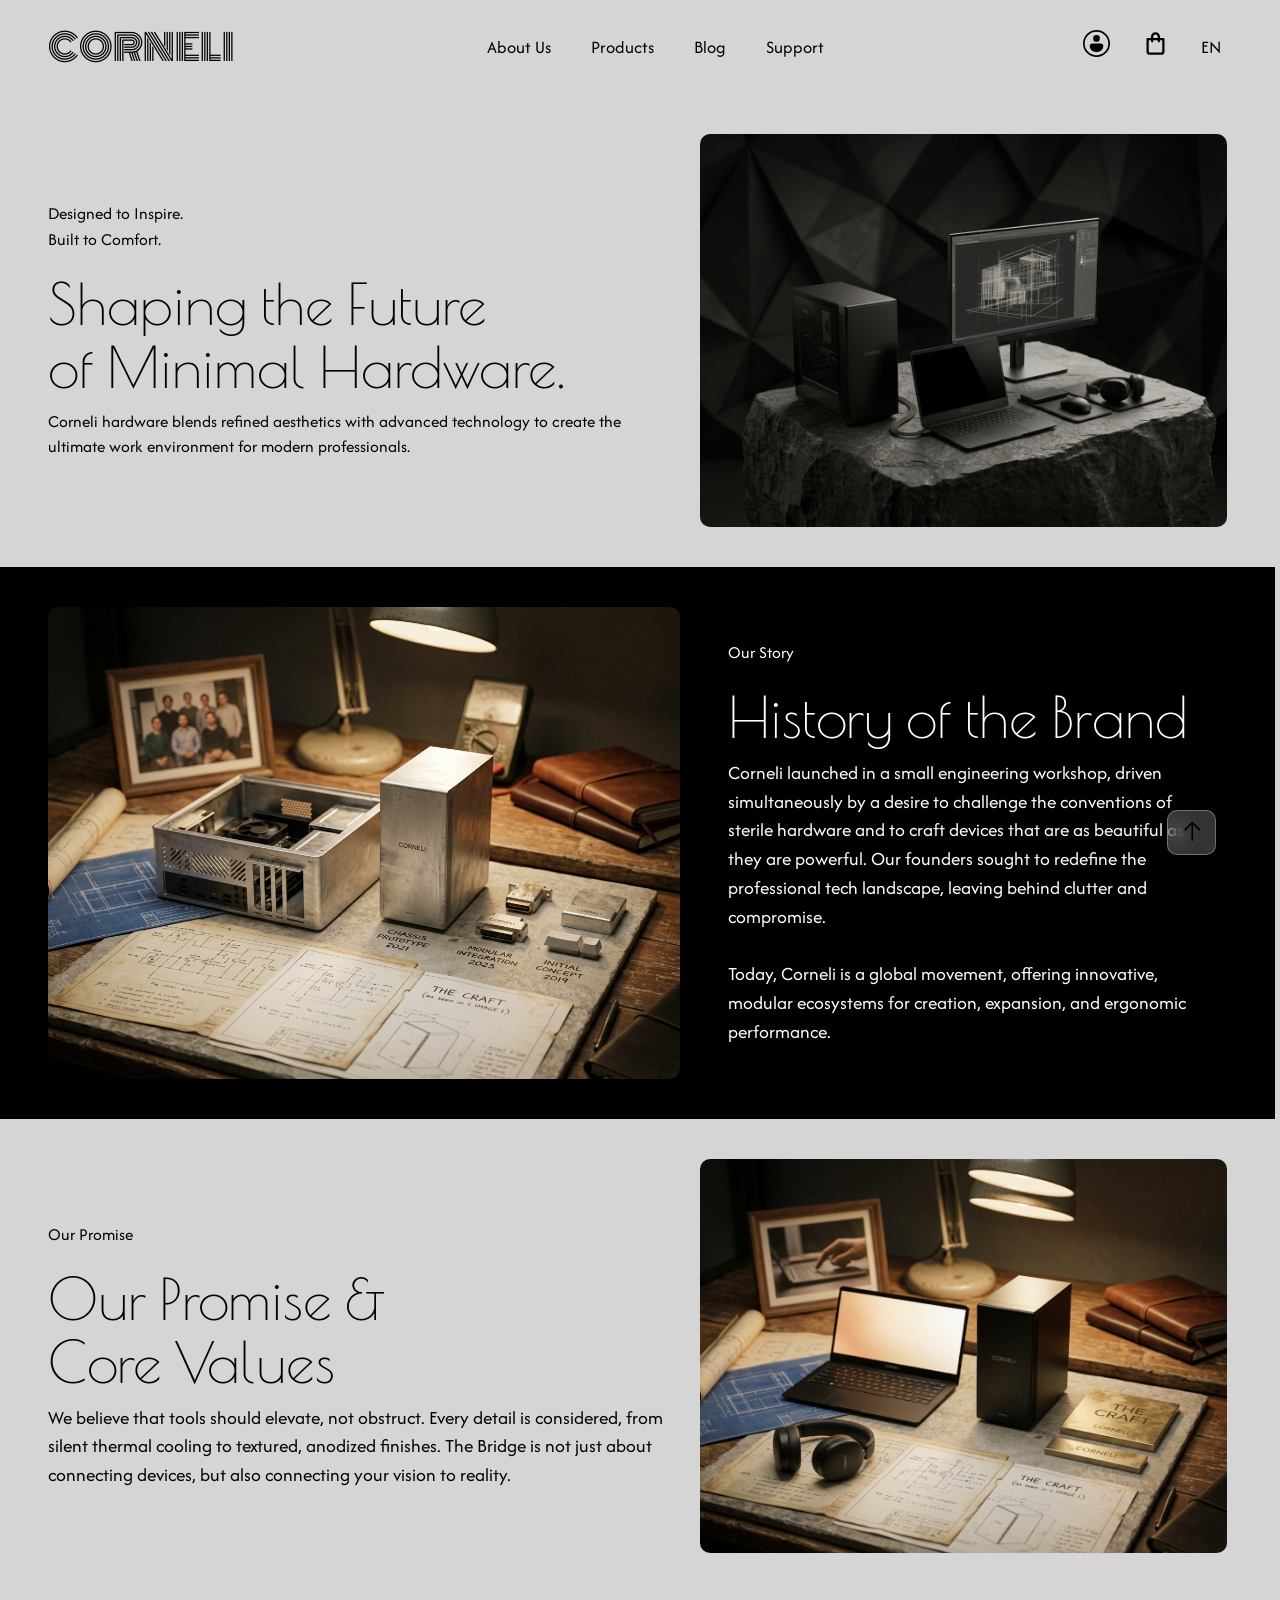
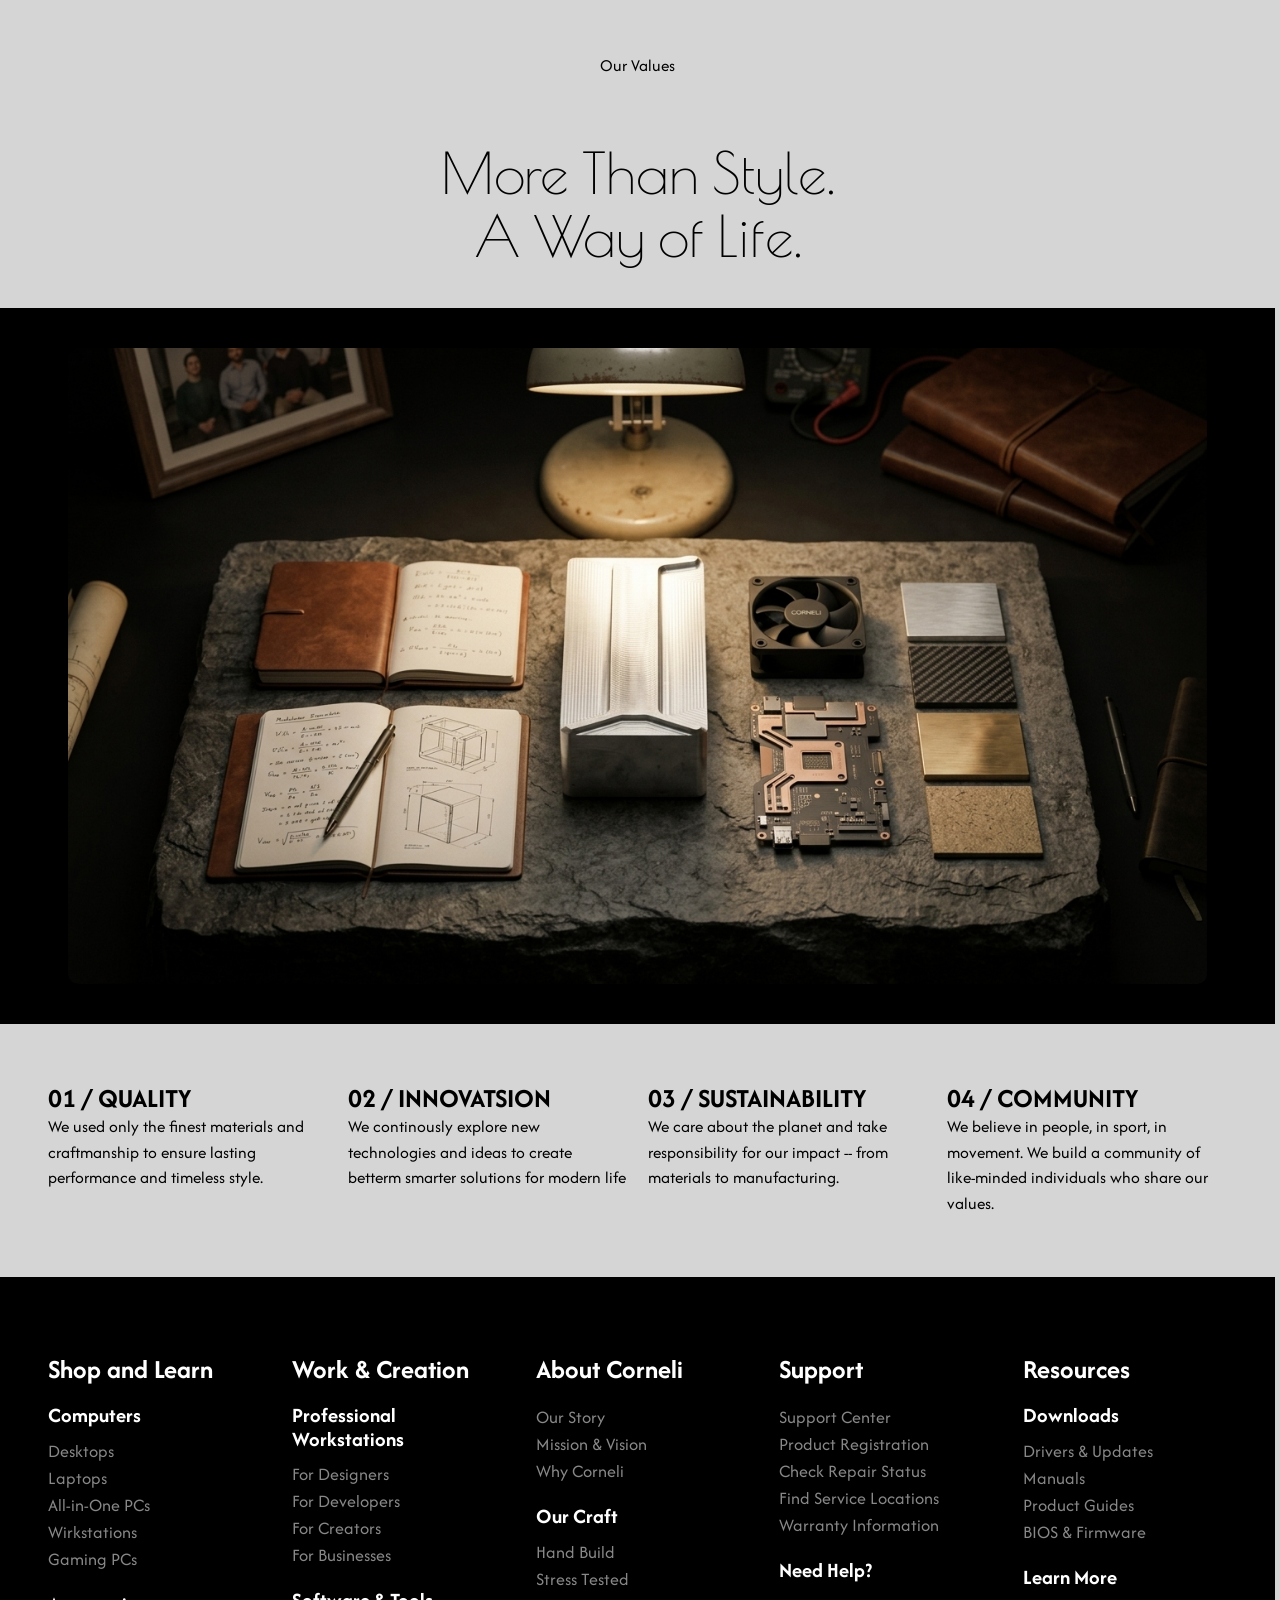
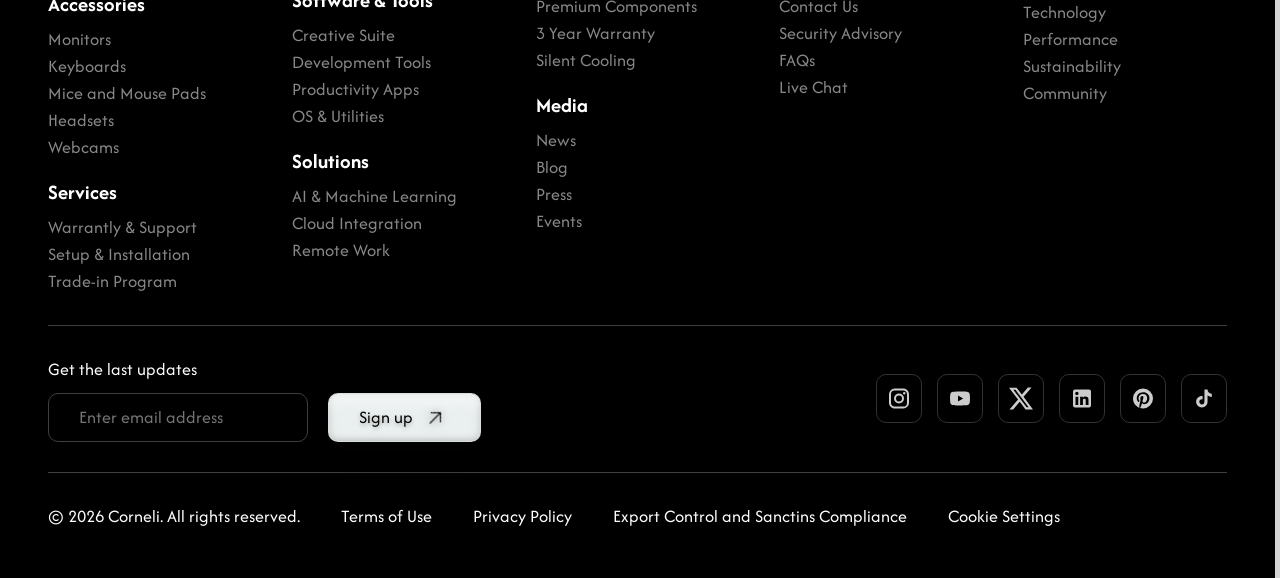
<file: about.html>
<!DOCTYPE html>
<html lang="en">

<head>
    <meta charset="UTF-8">
    <meta name="viewport" content="width=device-width, initial-scale=1.0">
    <title>About Us</title>
    <link rel="stylesheet" href="app/assets/style/main.css">
</head>

<body>

    <!-- HEADER -->

    <div data-include="app/components/header.html"></div>

    <!-- MAIN -->

    <main class="main">
        <section class="about-section">
            <div class="about-section__container section--container grid">
                <div class="about-section__hero-block">
                    <span class="hero-block-badge badge">
                        Designed to Inspire. <br>
                        Built to Comfort.
                    </span>
                    <h1 class="about-section__title section--title">
                        Shaping the Future <br> of Minimal Hardware.
                    </h1>
                    <p class="about-section__subtitle">
                        Corneli hardware blends refined aesthetics with advanced technology to create the ultimate work
                        environment for modern professionals.
                    </p>
                </div>
                <div class="about-section__hero-block-image">
                    <img class="ff" src="app/public/images/about/hero-block.jpg"
                        alt="Corneli devices on the stone for the illustration">
                </div>
            </div>

            <div data-include="app/components/to-top-button.html"></div>
        </section>

        <section class="history-section">
            <div class="history-section__container section--container grid">
                <div class="history-section__image-container">
                    <img src="app/public/images/about/our-history.jpg" alt="Picture of how our Story brand appear">
                </div>
                <div class="history-section__content">
                    <span class="history-section__badge section--badge badge">
                        Our Story
                    </span>
                    <h1 class="history-section__title section--title">
                        History of the Brand
                    </h1>
                    <p class="history-section__subtitle section--subtitle">
                        Corneli launched in a small engineering workshop, driven simultaneously by a desire to challenge
                        the conventions of sterile hardware and to craft devices that are as beautiful as they are
                        powerful. Our founders sought to redefine the professional tech landscape, leaving behind
                        clutter and compromise.
                        <br><br>
                        Today, Corneli is a global movement, offering innovative, modular ecosystems for creation,
                        expansion, and ergonomic performance.
                    </p>
                </div>
            </div>
        </section>

        <section class="mission-section">
            <div class="mission-section__container section--container grid">
                <div class="mission-section__content">
                    <span class="badge">Our Promise</span>
                    <h1 class="mission-section__title section--title">
                        Our Promise & <br> Core Values
                    </h1>
                    <p class="mission-section__subtitle section--subtitle">
                        We believe that tools should elevate, not obstruct. Every detail is considered, from silent
                        thermal cooling to textured, anodized finishes. The Bridge is not just about connecting
                        devices,
                        but also connecting your vision to reality.
                    </p>
                </div>
                <div class="mission-section__image-container">
                    <img src="app/public/images/about/our-misson.jpg" alt="">
                </div>
            </div>
        </section>

        <section class="value-section">
            <div class="value-section__container section--container">
                <div class="value-section__content">
                    <span class="value-section__badge badge">
                        Our Values
                    </span>
                    <h1 class="value-section__title section--title">
                        More Than Style. <br> A Way of Life.
                    </h1>
                </div>
            </div>
            <div class="value-section__image-container">
                <div class="section--container">
                    <img src="app/public/images/about/corneli-value.jpg" alt="">
                </div>
            </div>
            <div class="value-section__container section--container">
                <div class="value-section__content-body">
                    <div class="value-section__content-column">
                        <h2 class="column-title">01 / QUALITY</h2>
                        <p class="column-subtitle">
                            We used only the finest materials
                            and craftmanship to ensure lasting performance
                            and timeless style.
                        </p>
                    </div>
                    <div class="value-section__content-column">
                        <h2 class="column-title">02 / INNOVATSION</h2>
                        <p class="column-subtitle">
                            We continously explore
                            new technologies and ideas
                            to create betterm smarter solutions
                            for modern life
                        </p>
                    </div>
                    <div class="value-section__content-column">
                        <h2 class="column-title">03 / SUSTAINABILITY</h2>
                        <p class="column-subtitle">
                            We care about the planet and
                            take responsibility for our impact --
                            from materials to manufacturing.
                        </p>
                    </div>
                    <div class="value-section__content-column">
                        <h2 class="column-title">04 / COMMUNITY</h2>
                        <p class="column-subtitle">
                            We believe in people, in sport,
                            in movement. We build a community
                            of like-minded individuals who share our
                            values.
                        </p>
                    </div>
                </div>
            </div>
        </section>
    </main>

    <!-- FOOTER -->

    <div data-include="app/components/footer.html"></div>

    <script src="app/js/main.js" type="module"></script>
    <script src="app/js/include.js"></script>

</body>

</html>
</file>
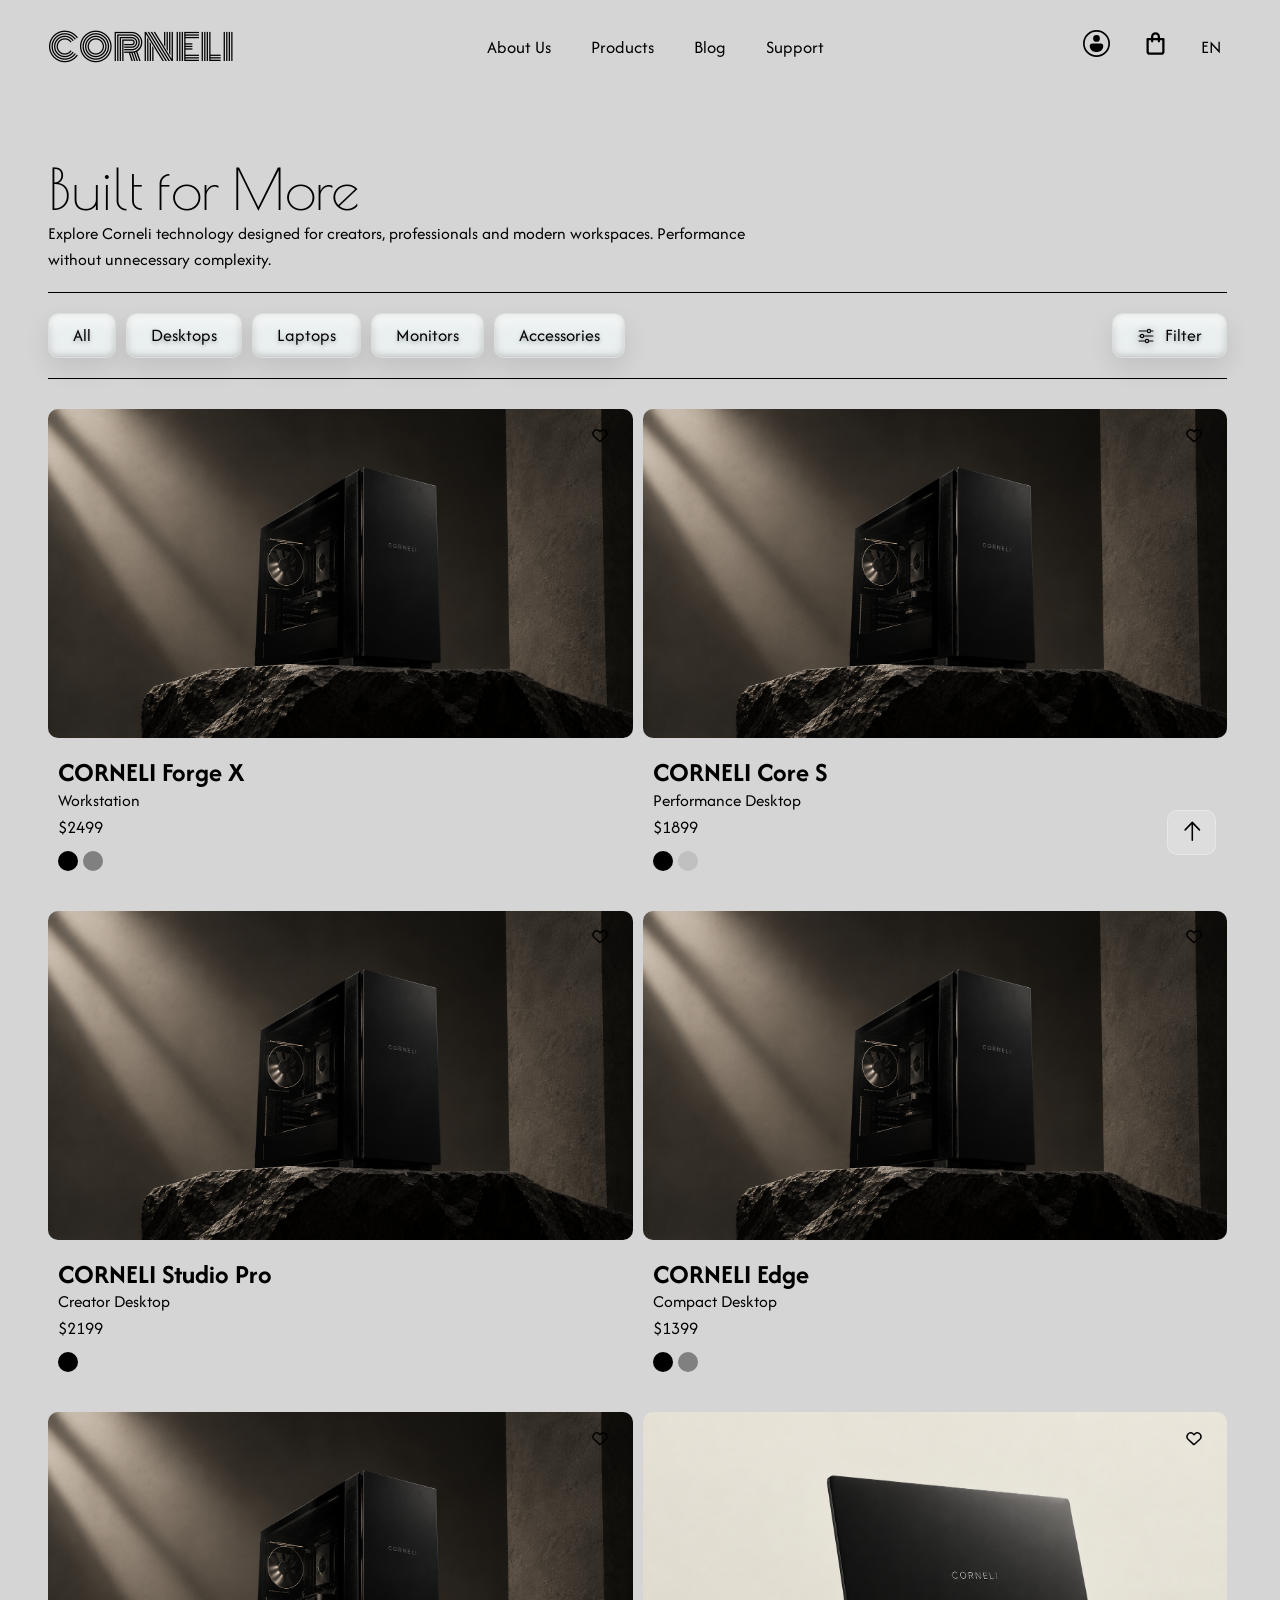
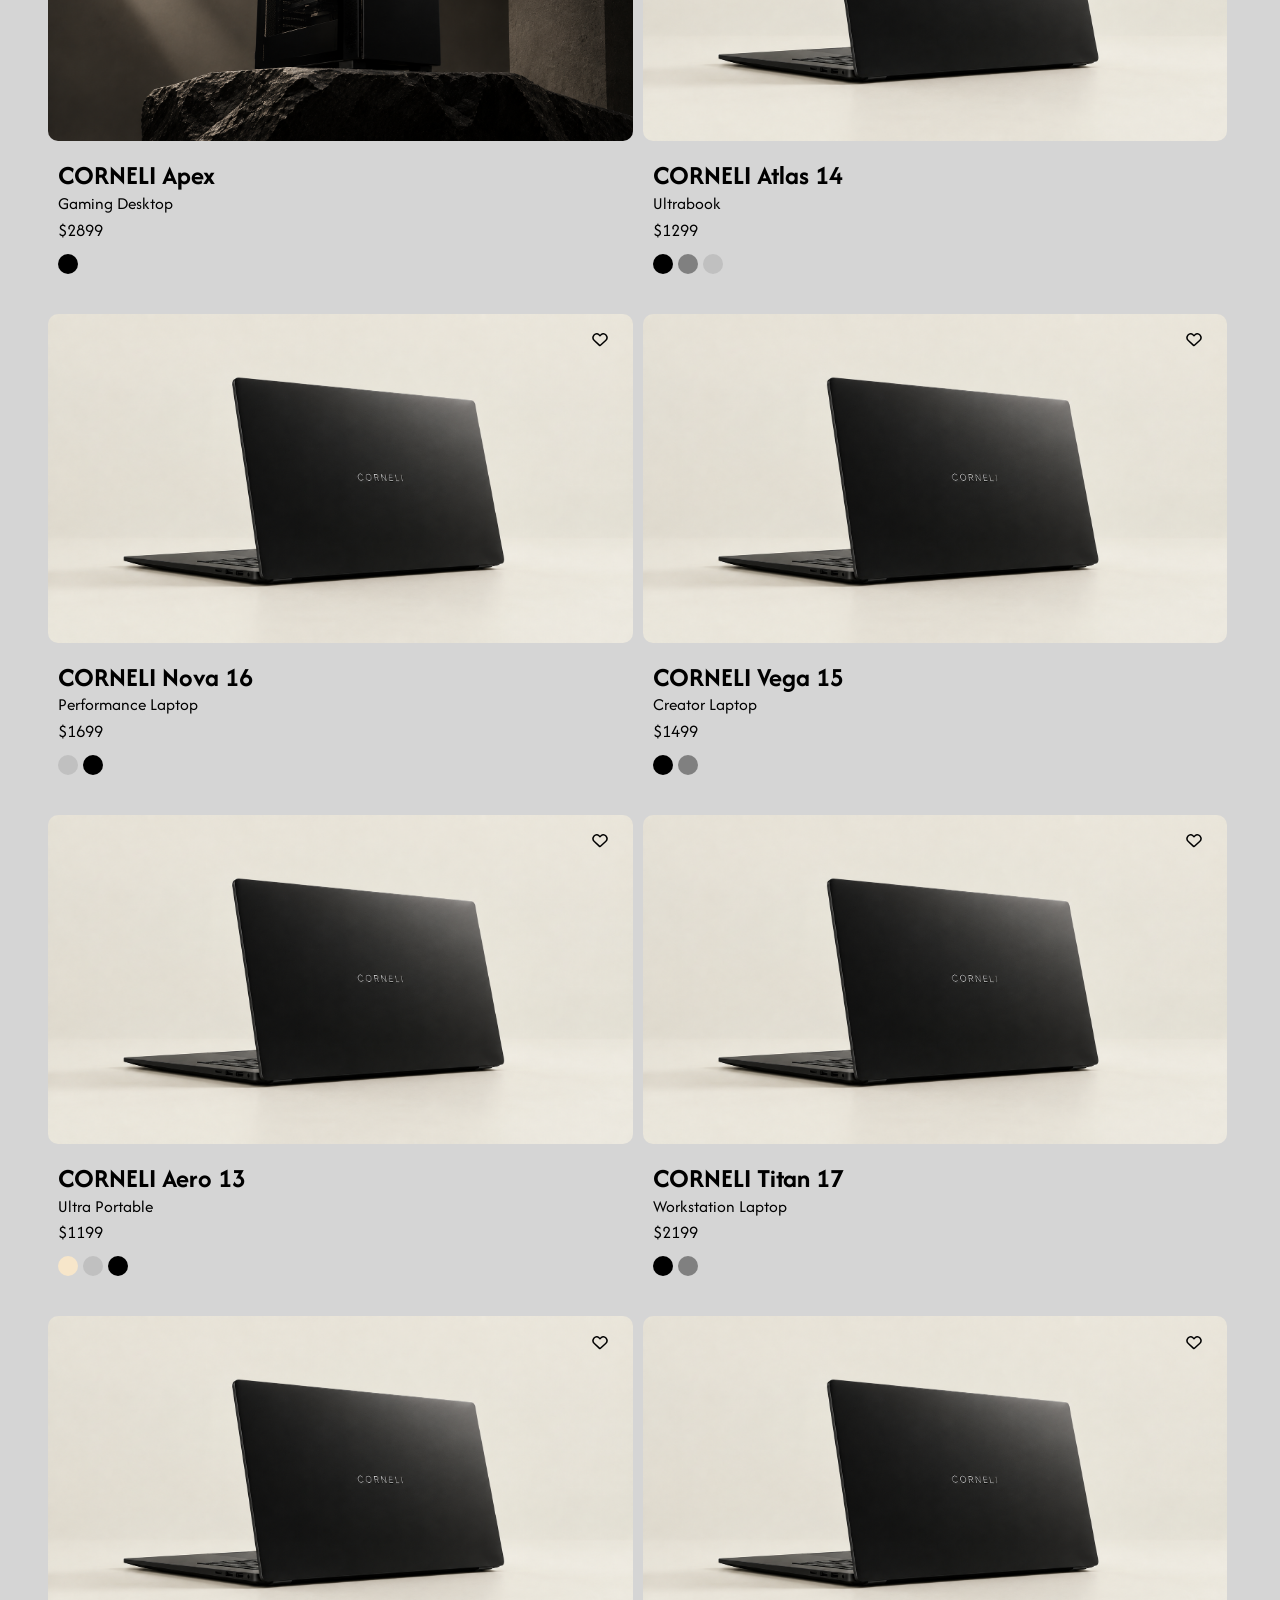
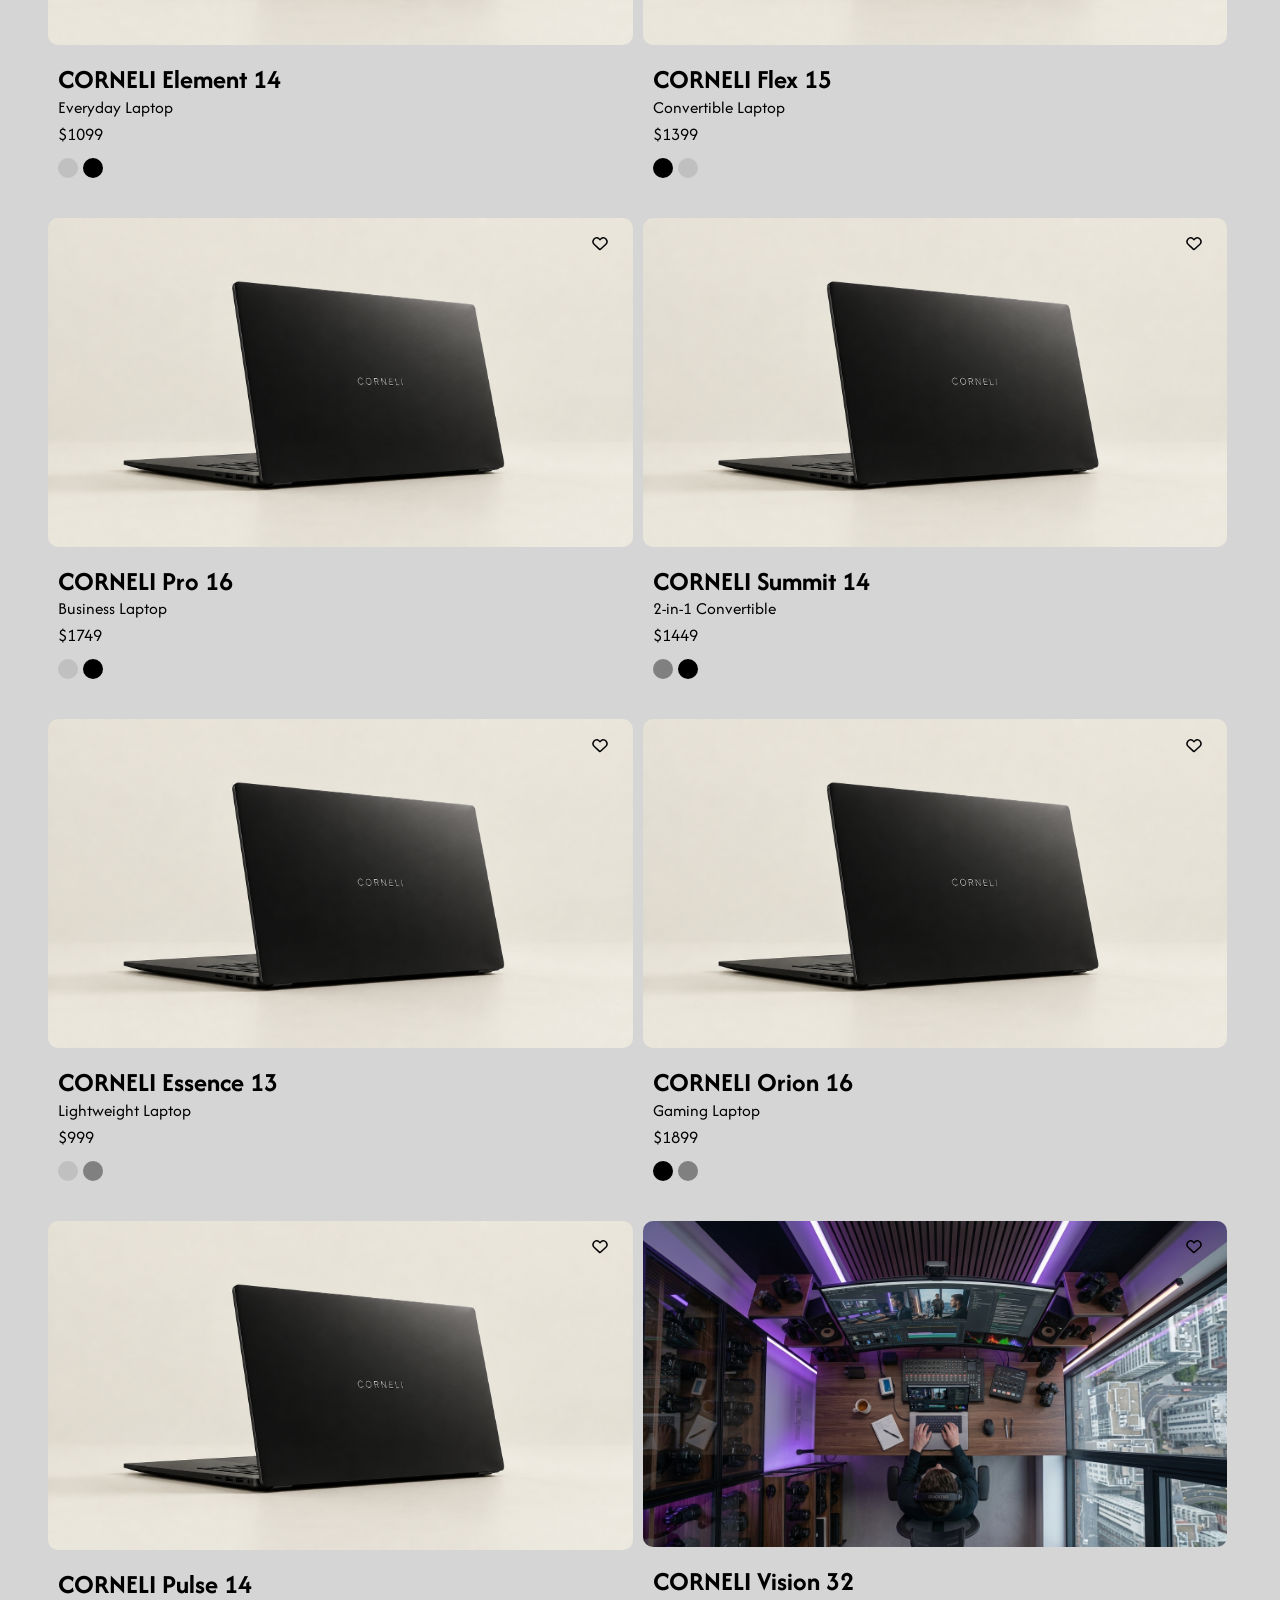
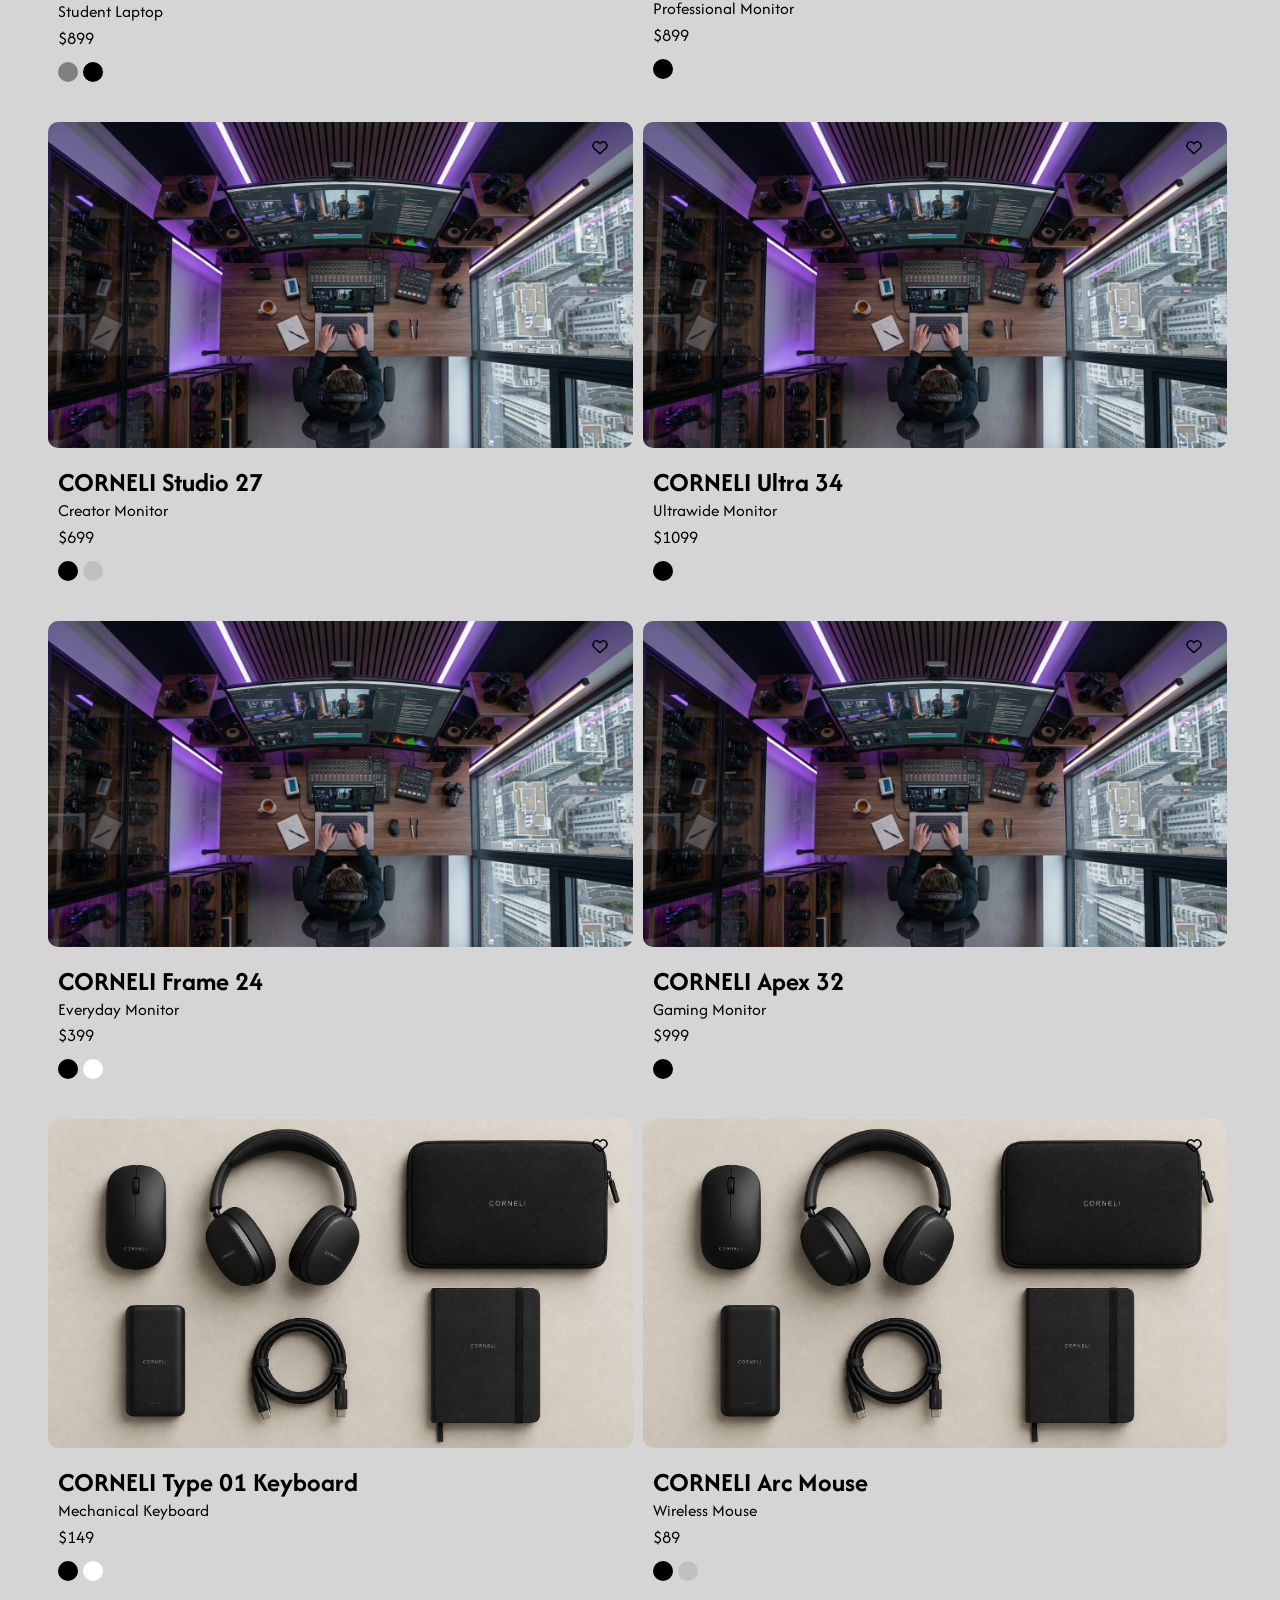
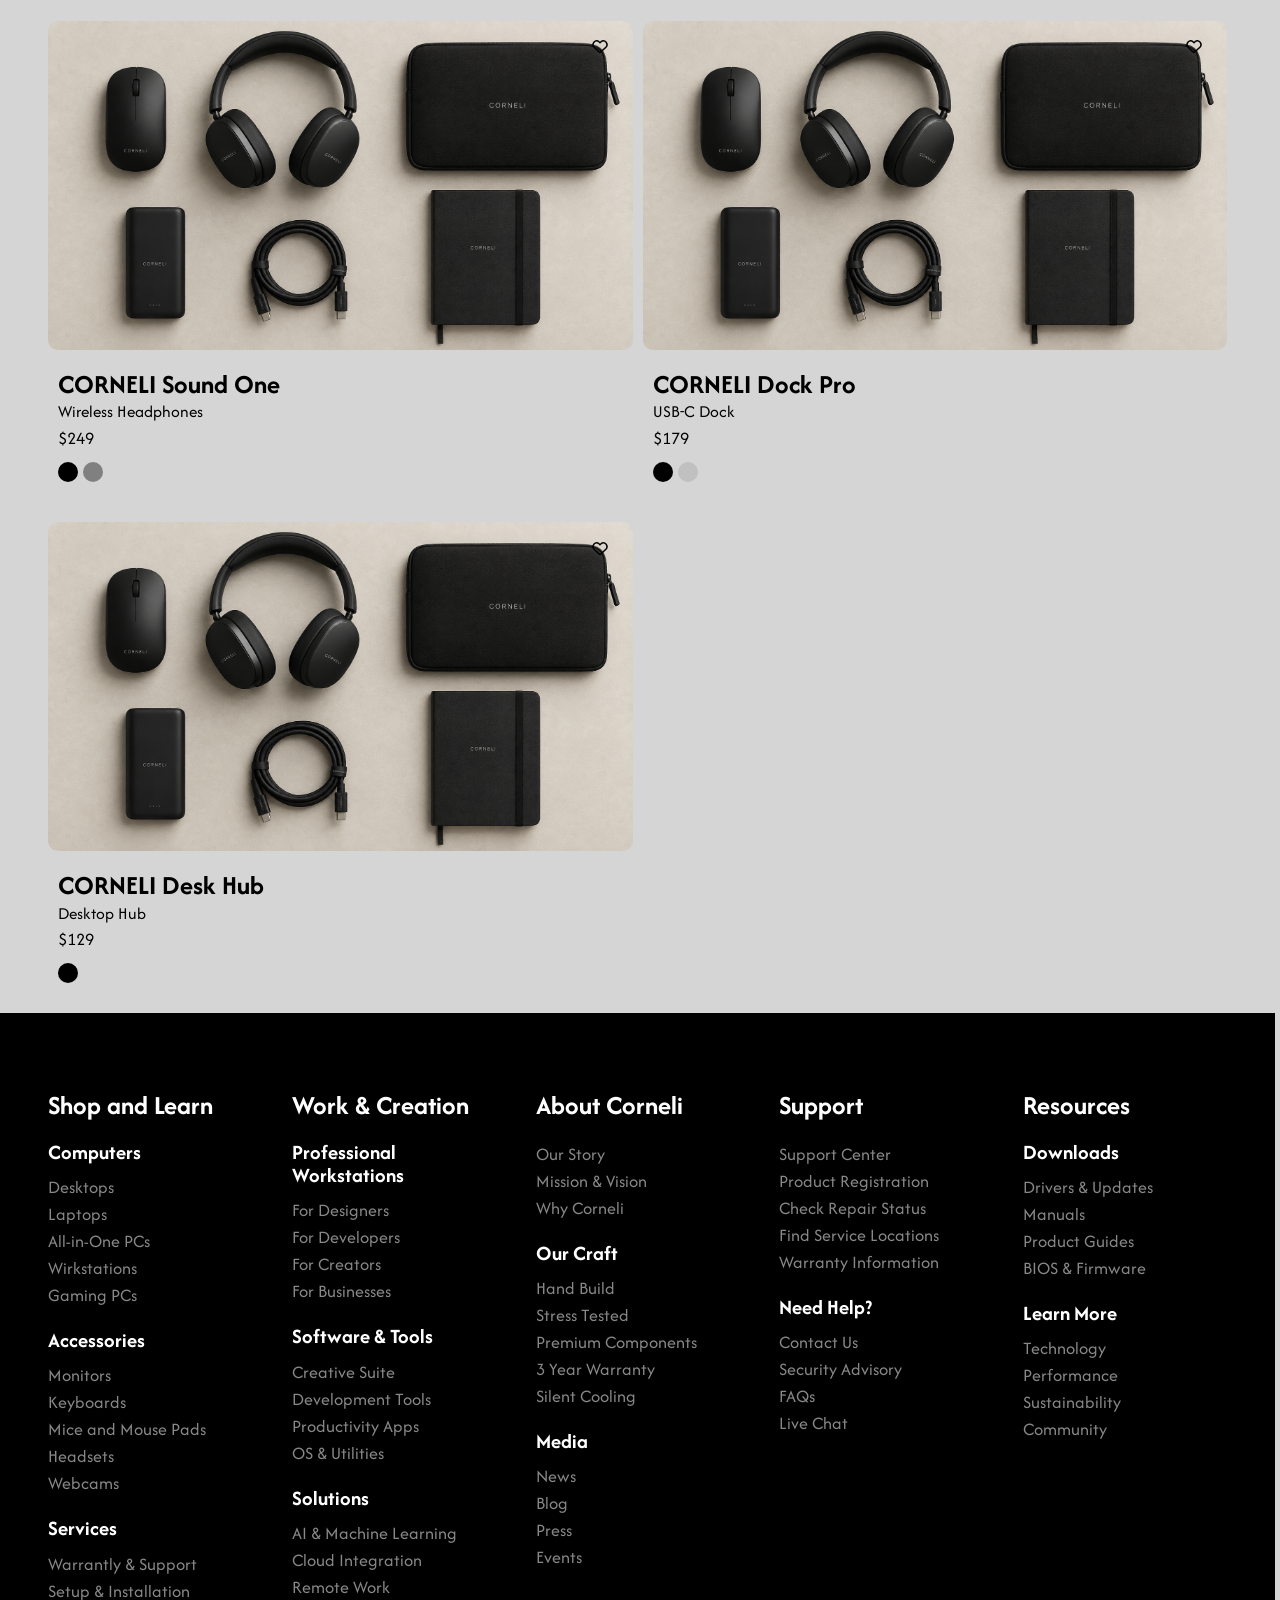
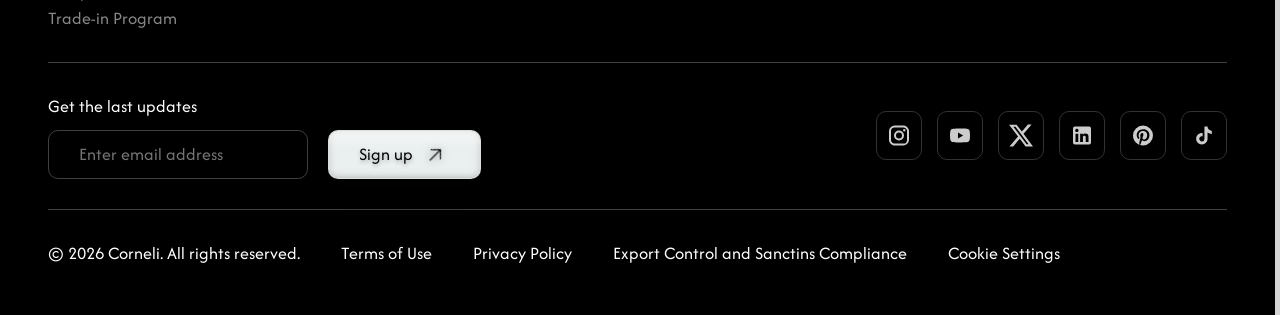
<file: catalogue.html>
<!DOCTYPE html>
<html lang="en">

<head>
    <meta charset="UTF-8">
    <meta name="viewport" content="width=device-width, initial-scale=1.0">
    <title>Corneli Catalogue</title>
    <link rel="stylesheet" href="app/assets/style/main.css">
</head>

<body>
    <!-- HEADER -->

    <div data-include="app/components/header.html"></div>

    <!-- MAIN -->

    <main class="main">
        <section class="catalogue-section">
            <div class="catalogue-section__container section--container">
                <div class="catalogue-section__hero">
                    <div class="catalogue-section__path"></div>
                    <div class="catalogue-section__content">
                        <h1 class="catalogue-section__title section--title">
                            Built for More
                        </h1>
                        <p class="catalogue-section__subtitle">
                            Explore Corneli technology designed for creators, professionals and modern workspaces.
                            Performance without unnecessary complexity.
                        </p>
                    </div>
                </div>

                <div data-include="app/components/to-top-button.html"></div>

                <div class="catalogue-section__body">
                    <div class="catalogue-section__filter-container">

                        <div class="catalogue-section__filter-main">
                            <ul class="catalogue-section__list">
                                <li class="catalogue-section__item">
                                    <button class="catalogue-section__filter-btn cta-button" data-id="all">All</button>
                                </li>
                                <li class="catalogue-section__item">
                                    <button class="catalogue-section__filter-btn cta-button"
                                        data-id="desktops">Desktops</button>
                                </li>
                                <li class="catalogue-section__item">
                                    <button class="catalogue-section__filter-btn cta-button"
                                        data-id="laptops">Laptops</button>
                                </li>
                                <li class="catalogue-section__item">
                                    <button class="catalogue-section__filter-btn cta-button"
                                        data-id="monitors">Monitors</button>
                                </li>
                                <li class="catalogue-section__item">
                                    <button class="catalogue-section__filter-btn cta-button"
                                        data-id="accessories">Accessories</button>
                                </li>
                            </ul>
                        </div>

                        <div class="catalogue-section__filter-stack">
                            <button class="catalogue-section__filter-btn cta-button btn--filter">
                                <svg xmlns="http://www.w3.org/2000/svg" width="1em" height="1em" viewBox="0 0 24 24">
                                    <title>filter</title>
                                    <path fill="none" stroke="currentColor" stroke-linecap="round"
                                        stroke-miterlimit="10" stroke-width="1.5"
                                        d="M21.25 12H8.895m-4.361 0H2.75m18.5 6.607h-5.748m-4.361 0H2.75m18.5-13.214h-3.105m-4.361 0H2.75m13.214 2.18a2.18 2.18 0 1 0 0-4.36a2.18 2.18 0 0 0 0 4.36Zm-9.25 6.607a2.18 2.18 0 1 0 0-4.36a2.18 2.18 0 0 0 0 4.36Zm6.607 6.608a2.18 2.18 0 1 0 0-4.361a2.18 2.18 0 0 0 0 4.36Z" />
                                </svg>
                                <span>Filter</span>
                            </button>

                            <div class="filter-block">
                                <div class="filter-block-body">
                                    <ul class="filter-block__list">
                                        <li class="filter-block__item featured">
                                            <button>
                                                Featured
                                            </button>
                                        </li>
                                        <li class="filter-block__item most-relevant">
                                            <button>
                                                Most relevant
                                            </button>
                                        </li>
                                        <li class="filter-block__item best-selling">
                                            <button>
                                                Best selling
                                            </button>
                                        </li>
                                        <li class="filter-block__item alphabetically--filter">
                                            <button>
                                                Alphabetically, A-Z
                                            </button>
                                        </li>
                                        <li class="filter-block__item alphabetically--filter-reverse">
                                            <button>
                                                Alphabetically, Z-A
                                            </button>
                                        </li>
                                        <li class="filter-block__item low-to-high">
                                            <button>
                                                Price, low to high
                                            </button>
                                        </li>
                                        <li class="filter-block__item high-to-low">
                                            <button>
                                                Price, high to low
                                            </button>
                                        </li>
                                        <li class="filter-block__item old-to-new">
                                            <button>
                                                Date, old to new
                                            </button>
                                        </li>
                                        <li class="filter-block__item new-to-old">
                                            <button>
                                                Date, new to old
                                            </button>
                                        </li>
                                    </ul>
                                </div>
                            </div>
                        </div>
                    </div>

                    <div class="catalogue-section__product-grid"></div>
                </div>
            </div>
        </section>
    </main>

    <!-- FOOTER -->

    <div data-include="app/components/footer.html"></div>

    <script src="app/js/main.js" type="module"></script>
    <script src="app/js/catalogue.js" type="module"></script>
    <script src="app/js/include.js"></script>
</body>

</html>
</file>
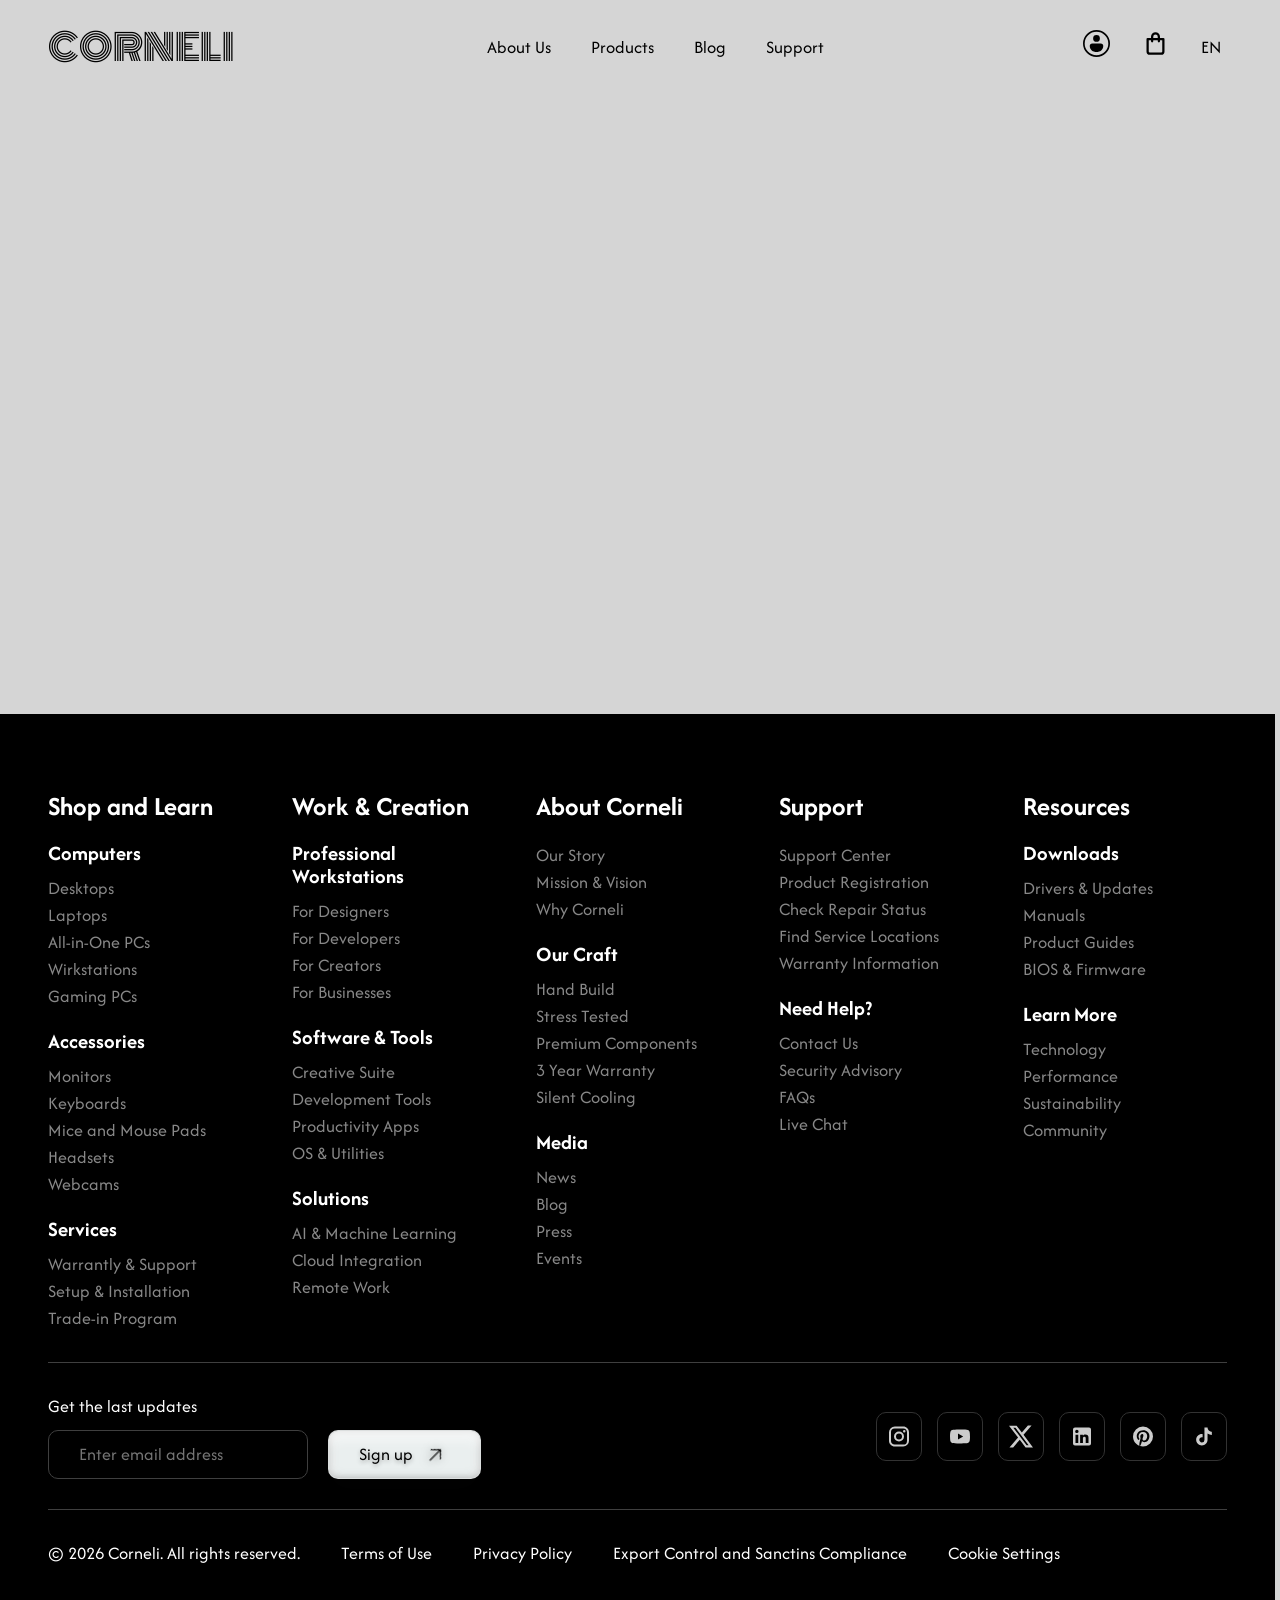
<file: product-page.html>
<!DOCTYPE html>
<html lang="en">

<head>
    <meta charset="UTF-8">
    <meta name="viewport" content="width=device-width, initial-scale=1.0">
    <meta name="description" content="Explore CORNELI products and product details.">
    <title>Product | CORNELI</title>
    <link rel="stylesheet" href="app/assets/style/main.css">
    <link rel="stylesheet" href="app/assets/style/product-page.css">
</head>

<body>

    <!-- HEADER -->

    <div data-include="app/components/header.html"></div>

    <!-- MAIN -->

    <main class="main">
        <section class="product-hero" aria-label="Product details">
            <div class="product-hero__container">
                <div class="product-hero__info"></div>
                <div class="product-hero__gallery"></div>
            </div>
        </section>
    </main>

    <!-- FOOTER -->

    <div data-include="app/components/footer.html"></div>

    <script src="app/js/main.js" type="module"></script>
    <script src="app/js/product-page.js" type="module"></script>
    <script src="app/js/include.js"></script>
</body>

</html>
</file>
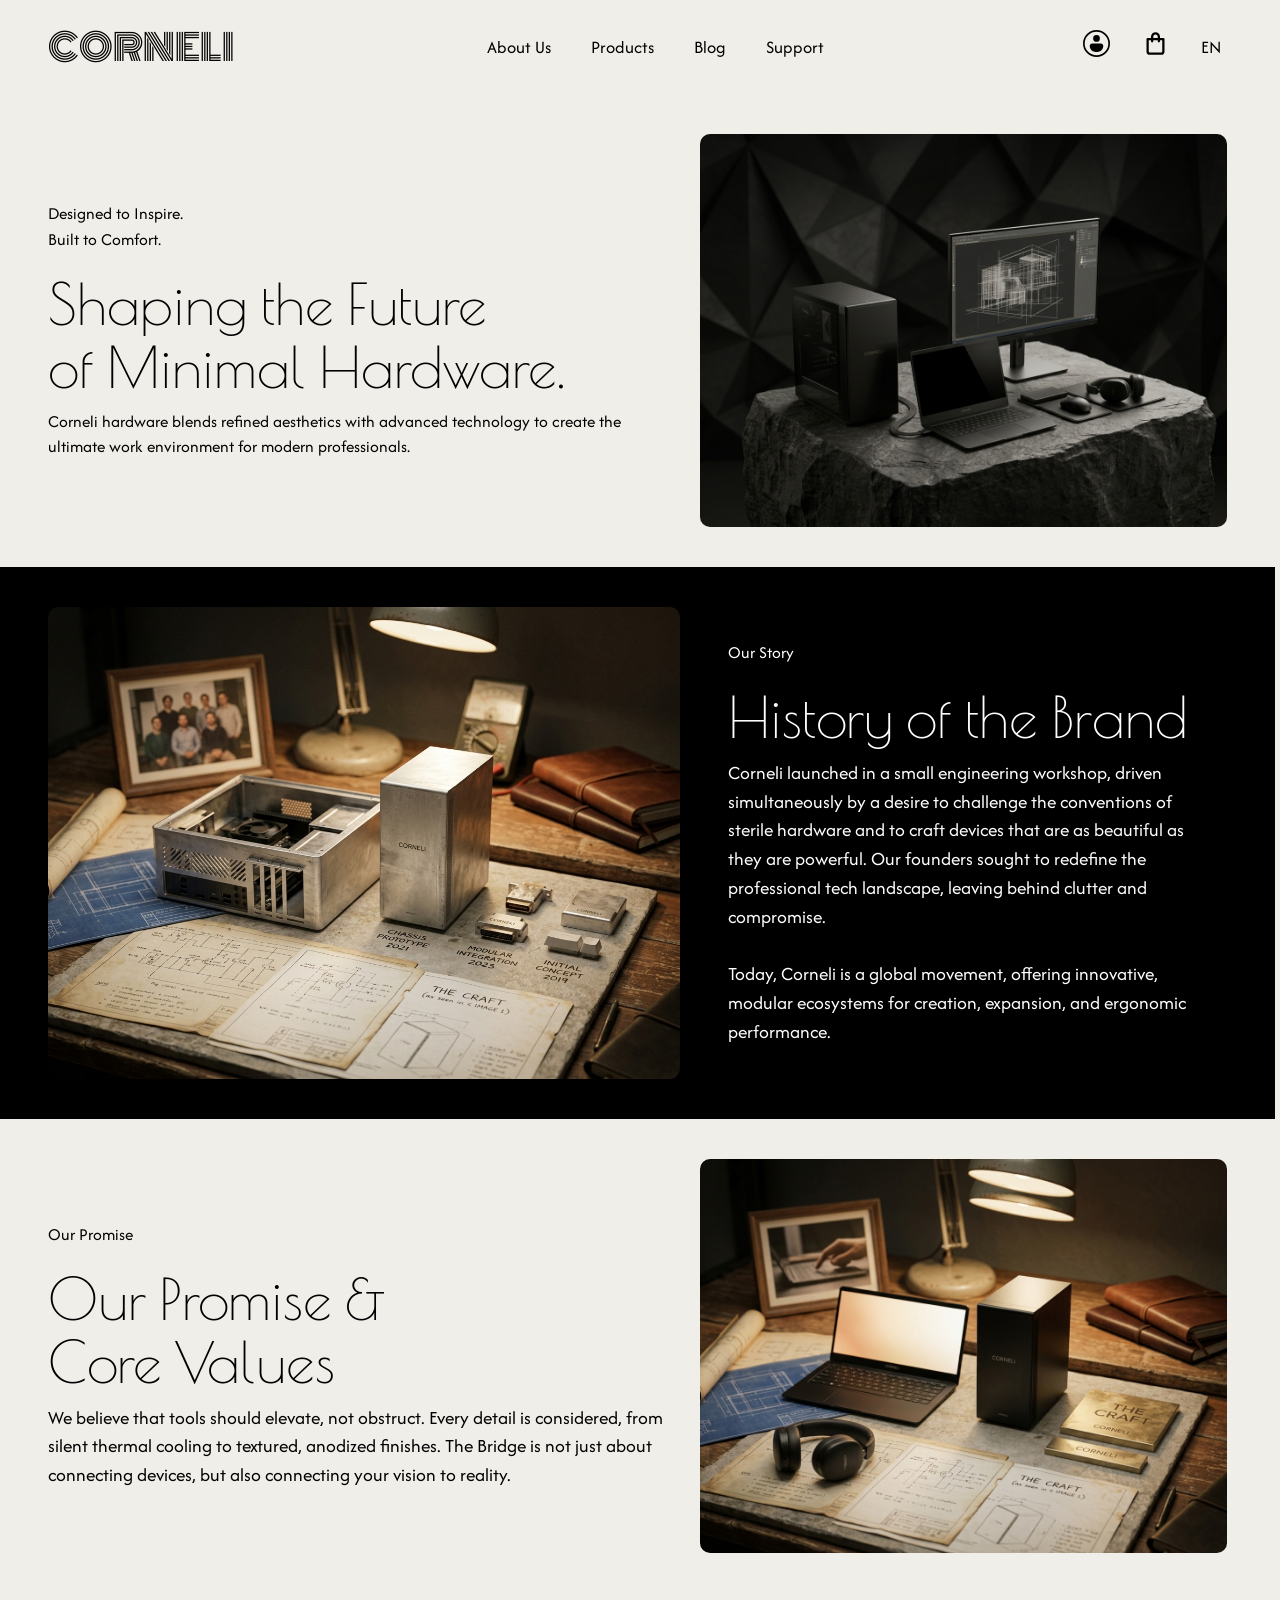
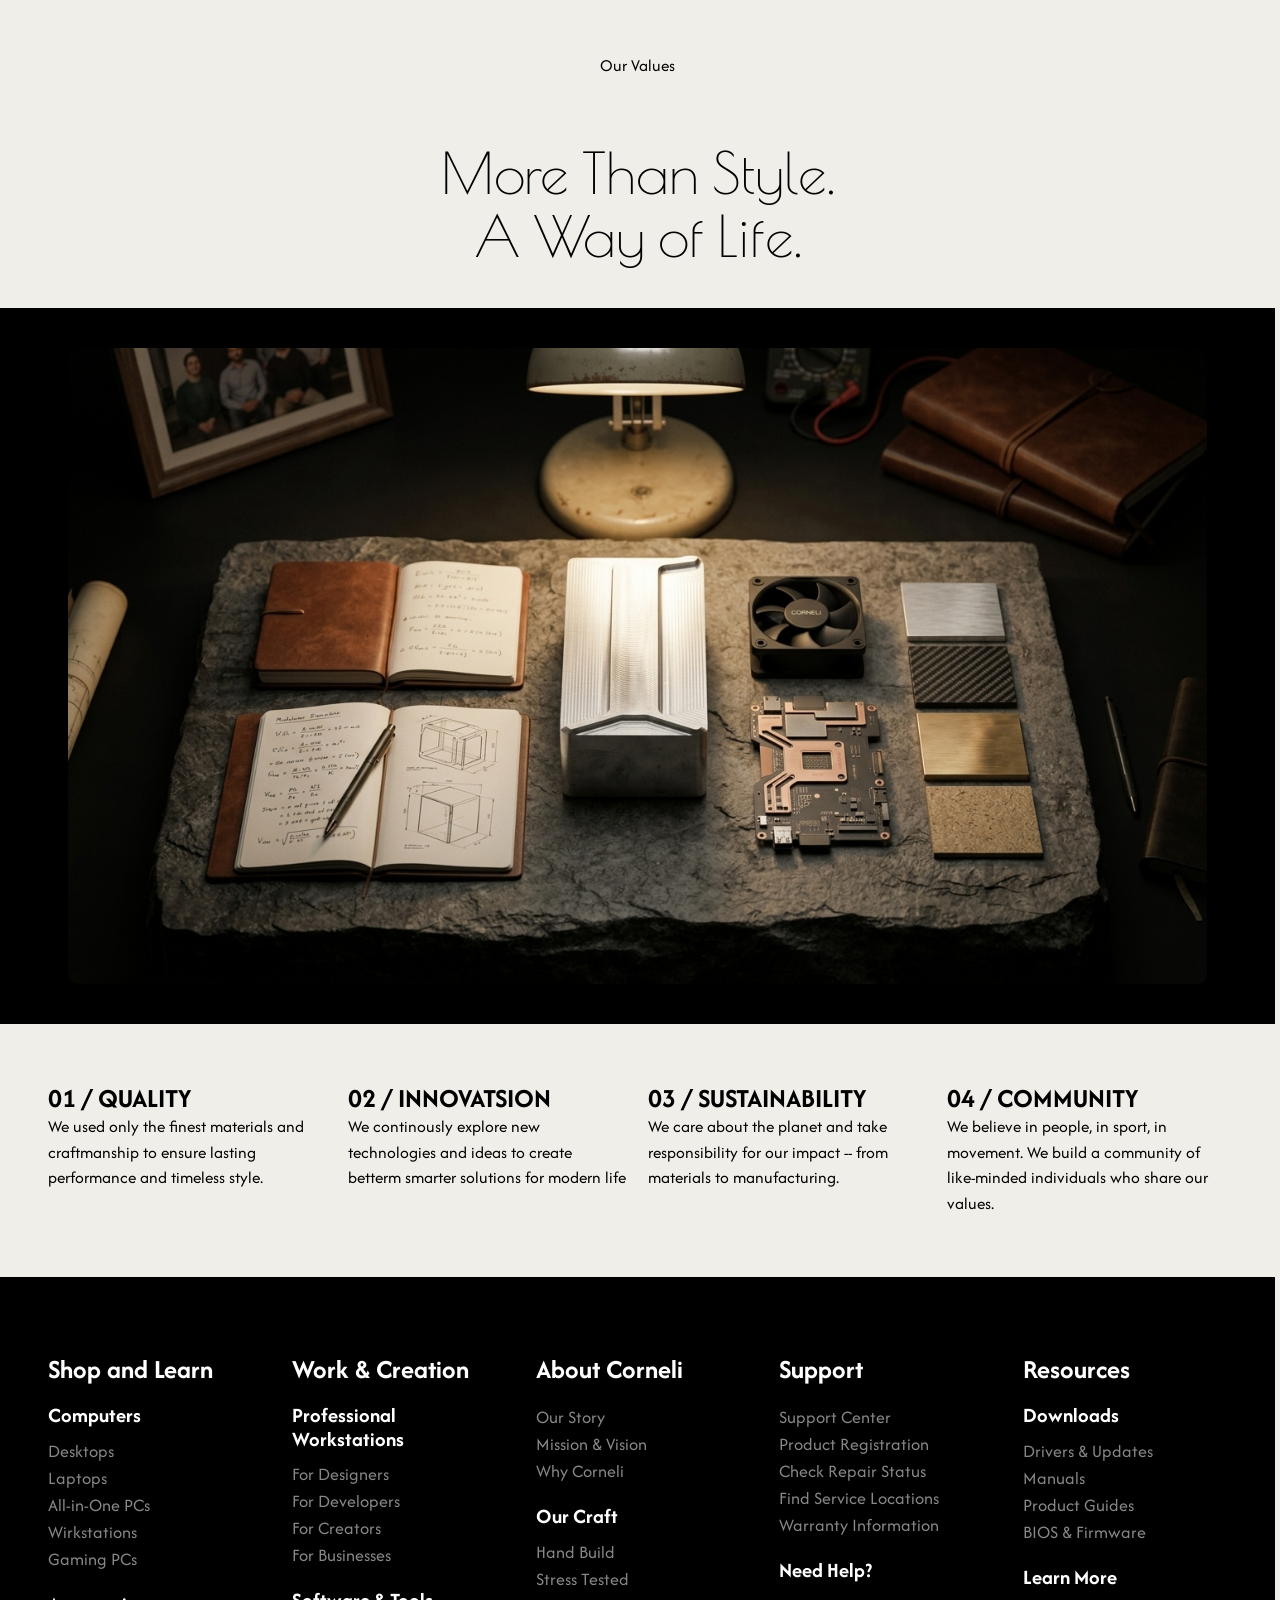
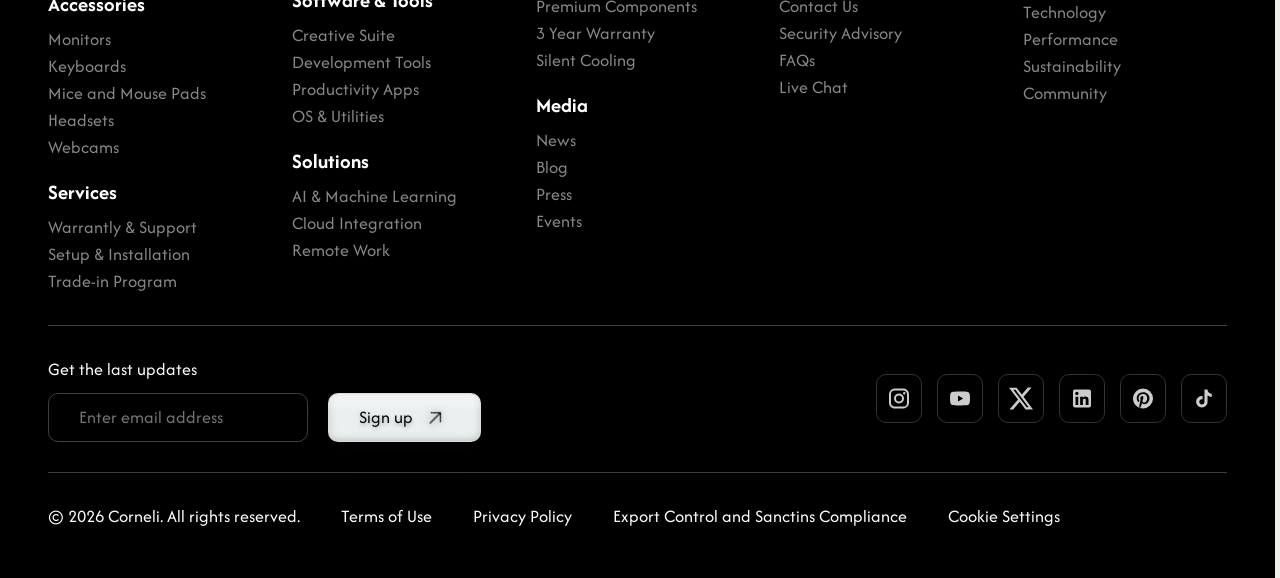
<file: corneli-app/about.html>
<!DOCTYPE html>
<html lang="en">

<head>
    <meta charset="UTF-8">
    <meta name="viewport" content="width=device-width, initial-scale=1.0">
    <title>About Us</title>
    <link rel="stylesheet" href="assets/style/main.css">
</head>

<body>

    <!-- HEADER -->

    <header class="header">
        <div class="overlay"></div>
        <nav class="header__nav">
            <div class="header__logo-container">
                <a href="/corneli-app/index.html" class="header__logo accent">CORNELI</a>
            </div>
            <div class="header__link-container">
                <ul class="header__list">
                    <li class="header__item">
                        <a href="/corneli-app/about.html" class="header__link">About Us</a>
                    </li>
                    <li class="header__item">
                        <a href="/corneli-app/catalogue.html" class="header__link">Products</a>
                    </li>
                    <li class="header__item">
                        <a href="#" class="header__link">Blog</a>
                    </li>
                    <li class="header__item">
                        <a href="#" class="header__link">Support</a>
                    </li>
                </ul>
            </div>
            <div class="header__action-container">
                <button class="header__action-button" title="Log in" aria-label="Log in" type="button">
                    <svg xmlns="http://www.w3.org/2000/svg" width="1.5em" height="1.5em" viewBox="0 0 16 16">
                        <path fill="currentColor"
                            d="M6 5a2 2 0 1 1 4 0a2 2 0 0 1-4 0m-.5 3h5A1.5 1.5 0 0 1 12 9.5c0 1.116-.459 2.01-1.212 2.615C10.047 12.71 9.053 13 8 13s-2.047-.29-2.788-.885C4.46 11.51 4 10.616 4 9.5A1.5 1.5 0 0 1 5.5 8M8 0a8 8 0 1 0 0 16A8 8 0 0 0 8 0M1 8a7 7 0 1 1 14 0A7 7 0 0 1 1 8" />
                    </svg>
                </button>
                <button class="header__action-button" title="Cart" aria-label="Cart" type="button">
                    <svg xmlns="http://www.w3.org/2000/svg" width="1.5em" height="1.5em" viewBox="0 0 24 24">
                        <path fill="currentColor"
                            d="M19 7h-3V6a4 4 0 0 0-8 0v1H5a1 1 0 0 0-1 1v11a3 3 0 0 0 3 3h10a3 3 0 0 0 3-3V8a1 1 0 0 0-1-1m-9-1a2 2 0 0 1 4 0v1h-4Zm8 13a1 1 0 0 1-1 1H7a1 1 0 0 1-1-1V9h2v1a1 1 0 0 0 2 0V9h4v1a1 1 0 0 0 2 0V9h2Z" />
                    </svg>
                </button>
                <button class="header__action-button" aria-label="Languages" type="button">EN</button>
            </div>

            <button class="header__burger-menu" type="button" title="Menu" aria-label="Menu">
                <span></span>
                <span></span>
                <span></span>
            </button>
        </nav>
    </header>

    <!-- MAIN -->

    <main class="main">
        <section class="about-section">
            <div class="about-section__container section--container grid">
                <div class="about-section__hero-block">
                    <span class="hero-block-badge badge">
                        Designed to Inspire. <br>
                        Built to Comfort.
                    </span>
                    <h1 class="about-section__title section--title">
                        Shaping the Future <br> of Minimal Hardware.
                    </h1>
                    <p class="about-section__subtitle">
                        Corneli hardware blends refined aesthetics with advanced technology to create the ultimate work
                        environment for modern professionals.
                    </p>
                </div>
                <div class="about-section__hero-block-image">
                    <img src="./public/images/about/hero-block.jpg"
                        alt="Corneli devices on the stone for the illustration">
                </div>
            </div>
        </section>

        <section class="history-section">
            <div class="history-section__container section--container grid">
                <div class="history-section__image-container">
                    <img src="public/images/about/our-history.jpg" alt="Picture of how our Story brand appear">
                </div>
                <div class="history-section__content">
                    <span class="history-section__badge section--badge badge">
                        Our Story
                    </span>
                    <h1 class="history-section__title section--title">
                        History of the Brand
                    </h1>
                    <p class="history-section__subtitle section--subtitle">
                        Corneli launched in a small engineering workshop, driven simultaneously by a desire to challenge
                        the conventions of sterile hardware and to craft devices that are as beautiful as they are
                        powerful. Our founders sought to redefine the professional tech landscape, leaving behind
                        clutter and compromise.
                        <br><br>
                        Today, Corneli is a global movement, offering innovative, modular ecosystems for creation,
                        expansion, and ergonomic performance.
                    </p>
                </div>
            </div>
        </section>

        <section class="mission-section">
            <div class="mission-section__container section--container grid">
                <div class="mission-section__content">
                    <span class="badge">Our Promise</span>
                    <h1 class="mission-section__title section--title">
                        Our Promise & <br> Core Values
                    </h1>
                    <p class="mission-section__subtitle section--subtitle">
                        We believe that tools should elevate, not obstruct. Every detail is considered, from silent
                        thermal cooling to textured, anodized finishes. The Bridge is not just about connecting
                        devices,
                        but also connecting your vision to reality.
                    </p>
                </div>
                <div class="mission-section__image-container">
                    <img src="public/images/about/our-misson.jpg" alt="">
                </div>
            </div>
        </section>

        <section class="value-section">
            <div class="value-section__container section--container">
                <div class="value-section__content">
                    <span class="value-section__badge badge">
                        Our Values
                    </span>
                    <h1 class="value-section__title section--title">
                        More Than Style. <br> A Way of Life.
                    </h1>
                </div>
            </div>
            <div class="value-section__image-container">
                <div class="section--container">
                    <img src="public/images/about/corneli-value.jpg" alt="">
                </div>
            </div>
            <div class="value-section__container section--container">
                <div class="value-section__content-body">
                    <div class="value-section__content-column">
                        <h2 class="column-title">01 / QUALITY</h2>
                        <p class="column-subtitle">
                            We used only the finest materials
                            and craftmanship to ensure lasting performance
                            and timeless style.
                        </p>
                    </div>
                    <div class="value-section__content-column">
                        <h2 class="column-title">02 / INNOVATSION</h2>
                        <p class="column-subtitle">
                            We continously explore
                            new technologies and ideas
                            to create betterm smarter solutions
                            for modern life
                        </p>
                    </div>
                    <div class="value-section__content-column">
                        <h2 class="column-title">03 / SUSTAINABILITY</h2>
                        <p class="column-subtitle">
                            We care about the planet and
                            take responsibility for our impact --
                            from materials to manufacturing.
                        </p>
                    </div>
                    <div class="value-section__content-column">
                        <h2 class="column-title">04 / COMMUNITY</h2>
                        <p class="column-subtitle">
                            We believe in people, in sport,
                            in movement. We build a community
                            of like-minded individuals who share our
                            values.
                        </p>
                    </div>
                </div>
            </div>
        </section>
    </main>

    <!-- FOOTER -->

    <footer class="footer">
        <div class="footer__container">
            <div class="footer__body">
                <div class="footer__link-container">
                    <h2 class="footer__link-container-title">
                        Shop and Learn
                    </h2>
                    <div class="footer__list-container">
                        <h3 class="footer__list-title">Computers</h3>
                        <ul class="footer__list">
                            <li class="footer__item">
                                <a href="#" class="footer__link">
                                    Desktops
                                </a>
                            </li>
                            <li class="footer__item">
                                <a href="#" class="footer__link">
                                    Laptops
                                </a>
                            </li>
                            <li class="footer__item">
                                <a href="#" class="footer__link">
                                    All-in-One PCs
                                </a>
                            </li>
                            <li class="footer__item">
                                <a href="#" class="footer__link">
                                    Wirkstations
                                </a>
                            </li>
                            <li class="footer__item">
                                <a href="#" class="footer__link">
                                    Gaming PCs
                                </a>
                            </li>
                        </ul>
                    </div>
                    <div class="footer__list-container">
                        <h3 class="footer__list-title">Accessories</h3>
                        <ul class="footer__list">
                            <li class="footer__item">
                                <a href="#" class="footer__link">
                                    Monitors
                                </a>
                            </li>
                            <li class="footer__item">
                                <a href="#" class="footer__link">
                                    Keyboards
                                </a>
                            </li>
                            <li class="footer__item">
                                <a href="#" class="footer__link">
                                    Mice and Mouse Pads
                                </a>
                            </li>
                            <li class="footer__item">
                                <a href="#" class="footer__link">
                                    Headsets
                                </a>
                            </li>
                            <li class="footer__item">
                                <a href="#" class="footer__link">
                                    Webcams
                                </a>
                            </li>
                        </ul>
                    </div>
                    <div class="footer__list-container">
                        <h3 class="footer__list-title">Services</h3>
                        <ul class="footer__list">
                            <li class="footer__item">
                                <a href="#" class="footer__link">
                                    Warrantly & Support
                                </a>
                            </li>
                            <li class="footer__item">
                                <a href="#" class="footer__link">
                                    Setup & Installation
                                </a>
                            </li>
                            <li class="footer__item">
                                <a href="#" class="footer__link">
                                    Trade-in Program
                                </a>
                            </li>
                        </ul>
                    </div>
                </div>
                <div class="footer__link-container">
                    <h2 class="footer__link-container-title">
                        Work & Creation
                    </h2>
                    <div class="footer__list-container">
                        <h3 class="footer__list-title">Professional Workstations</h3>
                        <ul class="footer__list">
                            <li class="footer__item">
                                <a href="#" class="footer__link">
                                    For Designers
                                </a>
                            </li>
                            <li class="footer__item">
                                <a href="#" class="footer__link">
                                    For Developers
                                </a>
                            </li>
                            <li class="footer__item">
                                <a href="#" class="footer__link">
                                    For Creators
                                </a>
                            </li>
                            <li class="footer__item">
                                <a href="#" class="footer__link">
                                    For Businesses
                                </a>
                            </li>
                        </ul>
                    </div>
                    <div class="footer__list-container">
                        <h3 class="footer__list-title">Software & Tools</h3>
                        <ul class="footer__list">
                            <li class="footer__item">
                                <a href="#" class="footer__link">
                                    Creative Suite
                                </a>
                            </li>
                            <li class="footer__item">
                                <a href="#" class="footer__link">
                                    Development Tools
                                </a>
                            </li>
                            <li class="footer__item">
                                <a href="#" class="footer__link">
                                    Productivity Apps
                                </a>
                            </li>
                            <li class="footer__item">
                                <a href="#" class="footer__link">
                                    OS & Utilities
                                </a>
                            </li>
                        </ul>
                    </div>
                    <div class="footer__list-container">
                        <h3 class="footer__list-title">Solutions</h3>
                        <ul class="footer__list">
                            <li class="footer__item">
                                <a href="#" class="footer__link">
                                    AI & Machine Learning
                                </a>
                            </li>
                            <li class="footer__item">
                                <a href="#" class="footer__link">
                                    Cloud Integration
                                </a>
                            </li>
                            <li class="footer__item">
                                <a href="#" class="footer__link">
                                    Remote Work
                                </a>
                            </li>
                        </ul>
                    </div>
                </div>
                <div class="footer__link-container">
                    <h2 class="footer__link-container-title">
                        About Corneli
                    </h2>
                    <div class="footer__list-container">
                        <ul class="footer__list">
                            <li class="footer__item">
                                <a href="#" class="footer__link">
                                    Our Story
                                </a>
                            </li>
                            <li class="footer__item">
                                <a href="#" class="footer__link">
                                    Mission & Vision
                                </a>
                            </li>
                            <li class="footer__item">
                                <a href="#" class="footer__link">
                                    Why Corneli
                                </a>
                            </li>
                        </ul>
                    </div>
                    <div class="footer__list-container">
                        <h3 class="footer__list-title">Our Craft</h3>
                        <ul class="footer__list">
                            <li class="footer__item">
                                <a href="#" class="footer__link">
                                    Hand Build
                                </a>
                            </li>
                            <li class="footer__item">
                                <a href="#" class="footer__link">
                                    Stress Tested
                                </a>
                            </li>
                            <li class="footer__item">
                                <a href="#" class="footer__link">
                                    Premium Components
                                </a>
                            </li>
                            <li class="footer__item">
                                <a href="#" class="footer__link">
                                    3 Year Warranty
                                </a>
                            </li>
                            <li class="footer__item">
                                <a href="#" class="footer__link">
                                    Silent Cooling
                                </a>
                            </li>
                        </ul>
                    </div>
                    <div class="footer__list-container">
                        <h3 class="footer__list-title">Media</h3>
                        <ul class="footer__list">
                            <li class="footer__item">
                                <a href="#" class="footer__link">
                                    News
                                </a>
                            </li>
                            <li class="footer__item">
                                <a href="#" class="footer__link">
                                    Blog
                                </a>
                            </li>
                            <li class="footer__item">
                                <a href="#" class="footer__link">
                                    Press
                                </a>
                            </li>
                            <li class="footer__item">
                                <a href="#" class="footer__link">
                                    Events
                                </a>
                            </li>
                        </ul>
                    </div>
                </div>
                <div class="footer__link-container">
                    <h2 class="footer__link-container-title">
                        Support
                    </h2>
                    <div class="footer__list-container">
                        <ul class="footer__list">
                            <li class="footer__item">
                                <a href="#" class="footer__link">
                                    Support Center
                                </a>
                            </li>
                            <li class="footer__item">
                                <a href="#" class="footer__link">
                                    Product Registration
                                </a>
                            </li>
                            <li class="footer__item">
                                <a href="#" class="footer__link">
                                    Check Repair Status
                                </a>
                            </li>
                            <li class="footer__item">
                                <a href="#" class="footer__link">
                                    Find Service Locations
                                </a>
                            </li>
                            <li class="footer__item">
                                <a href="#" class="footer__link">
                                    Warranty Information
                                </a>
                            </li>
                        </ul>
                    </div>
                    <div class="footer__list-container">
                        <h3 class="footer__list-title">Need Help?</h3>
                        <ul class="footer__list">
                            <li class="footer__item">
                                <a href="#" class="footer__link">
                                    Contact Us
                                </a>
                            </li>
                            <li class="footer__item">
                                <a href="#" class="footer__link">
                                    Security Advisory
                                </a>
                            </li>
                            <li class="footer__item">
                                <a href="#" class="footer__link">
                                    FAQs
                                </a>
                            </li>
                            <li class="footer__item">
                                <a href="#" class="footer__link">
                                    Live Chat
                                </a>
                            </li>
                        </ul>
                    </div>
                </div>
                <div class="footer__link-container">
                    <h2 class="footer__link-container-title">
                        Resources
                    </h2>
                    <div class="footer__list-container">
                        <h3 class="footer__list-title">Downloads</h3>
                        <ul class="footer__list">
                            <li class="footer__item">
                                <a href="#" class="footer__link">
                                    Drivers & Updates
                                </a>
                            </li>
                            <li class="footer__item">
                                <a href="#" class="footer__link">
                                    Manuals
                                </a>
                            </li>
                            <li class="footer__item">
                                <a href="#" class="footer__link">
                                    Product Guides
                                </a>
                            </li>
                            <li class="footer__item">
                                <a href="#" class="footer__link">
                                    BIOS & Firmware
                                </a>
                            </li>
                        </ul>
                    </div>
                    <div class="footer__list-container">
                        <h3 class="footer__list-title">Learn More</h3>
                        <ul class="footer__list">
                            <li class="footer__item">
                                <a href="#" class="footer__link">
                                    Technology
                                </a>
                            </li>
                            <li class="footer__item">
                                <a href="#" class="footer__link">
                                    Performance
                                </a>
                            </li>
                            <li class="footer__item">
                                <a href="#" class="footer__link">
                                    Sustainability
                                </a>
                            </li>
                            <li class="footer__item">
                                <a href="#" class="footer__link">
                                    Community
                                </a>
                            </li>
                        </ul>
                    </div>
                </div>

            </div>

            <div class="footer__soc1als-container">
                <div class="footer__newsletter">
                    <form>
                        <div class="mail-block">
                            <label for="text">Get the last updates</label>
                            <input type="text" placeholder="Enter email address">
                        </div>
                        <div class="send-block">
                            <button class="cta-button">
                                Sign up
                                <svg xmlns="http://www.w3.org/2000/svg" width="1.5em" height="1.5em"
                                    viewBox="0 0 24 24">
                                    <title>arrow-up</title>
                                    <path fill="currentColor"
                                        d="M11 20V7.75L5.75 13L5 12.34l6.5-6.5l6.5 6.5l-.75.66L12 7.75V20z" />
                                </svg>
                            </button>
                        </div>
                    </form>
                </div>

                <div class="footer__soc1als">
                    <a href="#">
                        <svg xmlns="http://www.w3.org/2000/svg" width="1.5em" height="1.5em" viewBox="0 0 24 24">
                            <title>instagram</title>
                            <path fill="currentColor"
                                d="M7.8 2h8.4C19.4 2 22 4.6 22 7.8v8.4a5.8 5.8 0 0 1-5.8 5.8H7.8C4.6 22 2 19.4 2 16.2V7.8A5.8 5.8 0 0 1 7.8 2m-.2 2A3.6 3.6 0 0 0 4 7.6v8.8C4 18.39 5.61 20 7.6 20h8.8a3.6 3.6 0 0 0 3.6-3.6V7.6C20 5.61 18.39 4 16.4 4zm9.65 1.5a1.25 1.25 0 0 1 1.25 1.25A1.25 1.25 0 0 1 17.25 8A1.25 1.25 0 0 1 16 6.75a1.25 1.25 0 0 1 1.25-1.25M12 7a5 5 0 0 1 5 5a5 5 0 0 1-5 5a5 5 0 0 1-5-5a5 5 0 0 1 5-5m0 2a3 3 0 0 0-3 3a3 3 0 0 0 3 3a3 3 0 0 0 3-3a3 3 0 0 0-3-3" />
                        </svg>
                    </a>
                    <a href="#">
                        <svg xmlns="http://www.w3.org/2000/svg" width="1.5em" height="1.5em" viewBox="0 0 24 24">
                            <title>youtube</title>
                            <path fill="currentColor"
                                d="m10 15l5.19-3L10 9zm11.56-7.83c.13.47.22 1.1.28 1.9c.07.8.1 1.49.1 2.09L22 12c0 2.19-.16 3.8-.44 4.83c-.25.9-.83 1.48-1.73 1.73c-.47.13-1.33.22-2.65.28c-1.3.07-2.49.1-3.59.1L12 19c-4.19 0-6.8-.16-7.83-.44c-.9-.25-1.48-.83-1.73-1.73c-.13-.47-.22-1.1-.28-1.9c-.07-.8-.1-1.49-.1-2.09L2 12c0-2.19.16-3.8.44-4.83c.25-.9.83-1.48 1.73-1.73c.47-.13 1.33-.22 2.65-.28c1.3-.07 2.49-.1 3.59-.1L12 5c4.19 0 6.8.16 7.83.44c.9.25 1.48.83 1.73 1.73" />
                        </svg>
                    </a>
                    <a href="#">
                        <svg xmlns="http://www.w3.org/2000/svg" width="1.5em" height="1.5em" viewBox="0 0 14 14">
                            <title>twitter</title>
                            <g fill="none">
                                <g clip-path="url(#SVGScRvgbTy)">
                                    <path fill="currentColor"
                                        d="M11.025.656h2.147L8.482 6.03L14 13.344H9.68L6.294 8.909l-3.87 4.435H.275l5.016-5.75L0 .657h4.43L7.486 4.71zm-.755 11.4h1.19L3.78 1.877H2.504z" />
                                </g>
                                <defs>
                                    <clipPath id="SVGScRvgbTy">
                                        <path fill="#fff" d="M0 0h14v14H0z" />
                                    </clipPath>
                                </defs>
                            </g>
                        </svg>
                    </a>
                    <a href="#">
                        <svg xmlns="http://www.w3.org/2000/svg" width="1.5em" height="1.5em" viewBox="0 0 24 24">
                            <title>linkedin</title>
                            <path fill="currentColor"
                                d="M19 3a2 2 0 0 1 2 2v14a2 2 0 0 1-2 2H5a2 2 0 0 1-2-2V5a2 2 0 0 1 2-2zm-.5 15.5v-5.3a3.26 3.26 0 0 0-3.26-3.26c-.85 0-1.84.52-2.32 1.3v-1.11h-2.79v8.37h2.79v-4.93c0-.77.62-1.4 1.39-1.4a1.4 1.4 0 0 1 1.4 1.4v4.93zM6.88 8.56a1.68 1.68 0 0 0 1.68-1.68c0-.93-.75-1.69-1.68-1.69a1.69 1.69 0 0 0-1.69 1.69c0 .93.76 1.68 1.69 1.68m1.39 9.94v-8.37H5.5v8.37z" />
                        </svg>
                    </a>
                    <a href="#">
                        <svg xmlns="http://www.w3.org/2000/svg" width="1.5em" height="1.5em" viewBox="0 0 24 24">
                            <title>pinterest</title>
                            <path fill="currentColor"
                                d="M9.04 21.54c.96.29 1.93.46 2.96.46a10 10 0 0 0 10-10A10 10 0 0 0 12 2A10 10 0 0 0 2 12c0 4.25 2.67 7.9 6.44 9.34c-.09-.78-.18-2.07 0-2.96l1.15-4.94s-.29-.58-.29-1.5c0-1.38.86-2.41 1.84-2.41c.86 0 1.26.63 1.26 1.44c0 .86-.57 2.09-.86 3.27c-.17.98.52 1.84 1.52 1.84c1.78 0 3.16-1.9 3.16-4.58c0-2.4-1.72-4.04-4.19-4.04c-2.82 0-4.48 2.1-4.48 4.31c0 .86.28 1.73.74 2.3c.09.06.09.14.06.29l-.29 1.09c0 .17-.11.23-.28.11c-1.28-.56-2.02-2.38-2.02-3.85c0-3.16 2.24-6.03 6.56-6.03c3.44 0 6.12 2.47 6.12 5.75c0 3.44-2.13 6.2-5.18 6.2c-.97 0-1.92-.52-2.26-1.13l-.67 2.37c-.23.86-.86 2.01-1.29 2.7z" />
                        </svg>
                    </a>
                    <a href="#">
                        <svg xmlns="http://www.w3.org/2000/svg" width="1.5em" height="1.5em" viewBox="0 0 24 24">
                            <title>baseline-tiktok</title>
                            <path fill="currentColor"
                                d="M16.6 5.82s.51.5 0 0A4.28 4.28 0 0 1 15.54 3h-3.09v12.4a2.59 2.59 0 0 1-2.59 2.5c-1.42 0-2.6-1.16-2.6-2.6c0-1.72 1.66-3.01 3.37-2.48V9.66c-3.45-.46-6.47 2.22-6.47 5.64c0 3.33 2.76 5.7 5.69 5.7c3.14 0 5.69-2.55 5.69-5.7V9.01a7.35 7.35 0 0 0 4.3 1.38V7.3s-1.88.09-3.24-1.48" />
                        </svg>
                    </a>
                </div>
            </div>

            <div class="footer__legal">
                <ul class="footer__legal-list">
                    <li class="footer__legal-item">© 2026 Corneli. All rights reserved.</li>
                    <li class="footer__legal-item">Terms of Use</li>
                    <li class="footer__legal-item">Privacy Policy</li>
                    <li class="footer__legal-item">Export Control and Sanctins Compliance</li>
                    <li class="footer__legal-item">Cookie Settings</li>
                </ul>
            </div>
        </div>
    </footer>
</body>

</html>
</file>
<file: app/assets/style/product-page.css>
.product-hero__container {
    display: grid;
    grid-template-columns: minmax(0, 0.9fr) minmax(0, 1.1fr);
    gap: clamp(32px, 6vw, 96px);
    max-width: var(--container-max);
    min-height: 620px;
    margin-inline: auto;
    padding: clamp(24px, 5vw, 72px) var(--container-pad);
}

.product-hero__info {
    display: flex;
    flex-direction: column;
    align-items: flex-start;
    justify-content: center;
}

.product-hero__breadcrumbs {
    margin-bottom: clamp(28px, 4vw, 56px);
    color: var(--color-muted);
    font-size: 0.9rem;
}

.product-hero__breadcrumb-list {
    display: flex;
    flex-wrap: wrap;
    gap: 8px;
    align-items: center;
    padding: 0;
    margin: 0;
    list-style: none;
}

.product-hero__breadcrumb-item:not(:first-child)::before {
    content: '/';
    margin-inline: 0.5rem;
}

.product-hero__breadcrumb-link {
    transition: color var(--motion-base) var(--easing-standard);
}

.product-hero__breadcrumb-link {
    color: var(--color-darkgray);
}

.product-hero__breadcrumb-link:hover {
    color: var(--color-accent);
}

.product-hero__breadcrumb-current {
    color: var(--color-dark);
}

.product-hero__heading {
    margin-bottom: 20px;
}

.product-hero__type {
    margin: 0 0 8px;
    color: var(--color-muted);
    font-size: 0.95rem;
    text-transform: uppercase;
    letter-spacing: 0.12em;
}

.product-hero__title {
    margin: 0;
    font-size: clamp(2.25rem, 5vw, 4.5rem);
    overflow-wrap: anywhere;
}

.product-hero__price {
    margin: 20px 0 0;
    font-size: 1.5rem;
    font-weight: 600;
}

.product-hero__color-section {
    min-width: 0;
    padding: 0;
    margin: 0 0 20px;
    border: 0;
}

.product-hero__color-title {
    padding: 0;
    margin-bottom: 10px;
    font-weight: 600;
}

.product-hero__swatches {
    display: flex;
    flex-wrap: wrap;
    gap: 12px;
}

.product-hero__swatch {
    width: 28px;
    height: 28px;
    padding: 0;
    border: 1px solid rgba(0, 0, 0, 0.3);
    border-radius: var(--radius-full);
    cursor: pointer;
}

.product-hero__swatch--selected {
    outline: 2px solid var(--color-background);
    outline-offset: 3px;
    box-shadow: 0 0 0 4px var(--color-dark);
}

.product-hero__description {
    max-width: 46ch;
    margin: 0 0 28px;
    color: var(--color-darkgray);
}

.product-hero__button {
    display: inline-flex;
    min-height: 48px;
    align-items: center;
    justify-content: center;
    padding: 12px 28px;
    border: 1px solid var(--color-dark);
    border-radius: var(--radius-full);
    background-color: var(--color-dark);
    color: var(--color-light);
    transition:
        background-color var(--motion-base) var(--easing-standard),
        color var(--motion-base) var(--easing-standard);
}

.product-hero__button:hover {
    background-color: transparent;
    color: var(--color-dark);
}

.product-hero__gallery {
    display: flex;
    flex-direction: column;
    gap: 14px;
    min-width: 0;
}

.product-hero__image-frame {
    position: relative;
    display: grid;
    min-height: 420px;
    flex: 1;
    place-items: center;
    overflow: hidden;
    border-radius: var(--radius-lg);
    background-color: var(--color-light);
}

.product-hero__image {
    width: 100%;
    height: 100%;
    max-height: 620px;
    object-fit: contain;
    border-radius: 0;
}

.product-hero__image-count {
    position: absolute;
    right: 16px;
    bottom: 16px;
    padding: 5px 10px;
    border-radius: var(--radius-full);
    background-color: rgba(255, 255, 255, 0.85);
    font-size: 0.85rem;
}

.product-hero__thumbnails {
    display: flex;
    gap: 12px;
    overflow-x: auto;
}

.product-hero__thumbnail {
    width: 88px;
    height: 88px;
    flex: 0 0 auto;
    padding: 4px;
    overflow: hidden;
    border: 1px solid transparent;
    border-radius: var(--radius-md);
    background-color: var(--color-light);
    cursor: pointer;
}

.product-hero__thumbnail--selected {
    border-color: var(--color-dark);
}

.product-hero__thumbnail-image {
    width: 100%;
    height: 100%;
    object-fit: contain;
    border-radius: var(--radius-sm);
}

.product-hero__not-found {
    max-width: 520px;
    padding-block: 40px;
}

.product-hero__not-found .product-hero__title {
    margin-bottom: 16px;
}

@media (max-width: 760px) {
    .product-hero__container {
        grid-template-columns: minmax(0, 1fr);
        gap: 32px;
        min-height: 0;
    }

    .product-hero__info {
        grid-row: 2;
    }

    .product-hero__gallery {
        grid-row: 1;
    }

    .product-hero__breadcrumbs {
        margin-bottom: 24px;
    }

    .product-hero__image-frame {
        min-height: clamp(280px, 75vw, 480px);
    }
}
</file>
<file: app/assets/style/main.css>
@import './normalize.css';
@import './variables.css';

@import 'components/button.css';
@import 'components/burger-menu.css';
@import 'components/bag-modal.css';

@import 'header.css';
@import 'mobile-menu.css';
@import 'section.css';
@import 'hero.css';
@import 'product-category.css';
@import 'explore.css';
@import 'catalogue.css';
@import 'footer.css';

@import 'about.css';
</file>
<file: corneli-app/assets/style/main.css>
@import './normalize.css';
@import './variables.css';

@import 'components/button.css';
@import 'components/burger-menu.css';

@import 'header.css';
@import 'mobile-menu.css';
@import 'section.css';
@import 'hero.css';
@import 'product-category.css';
@import 'explore.css';
@import 'catalogue.css';
@import 'footer.css';

@import 'about.css';
</file>
